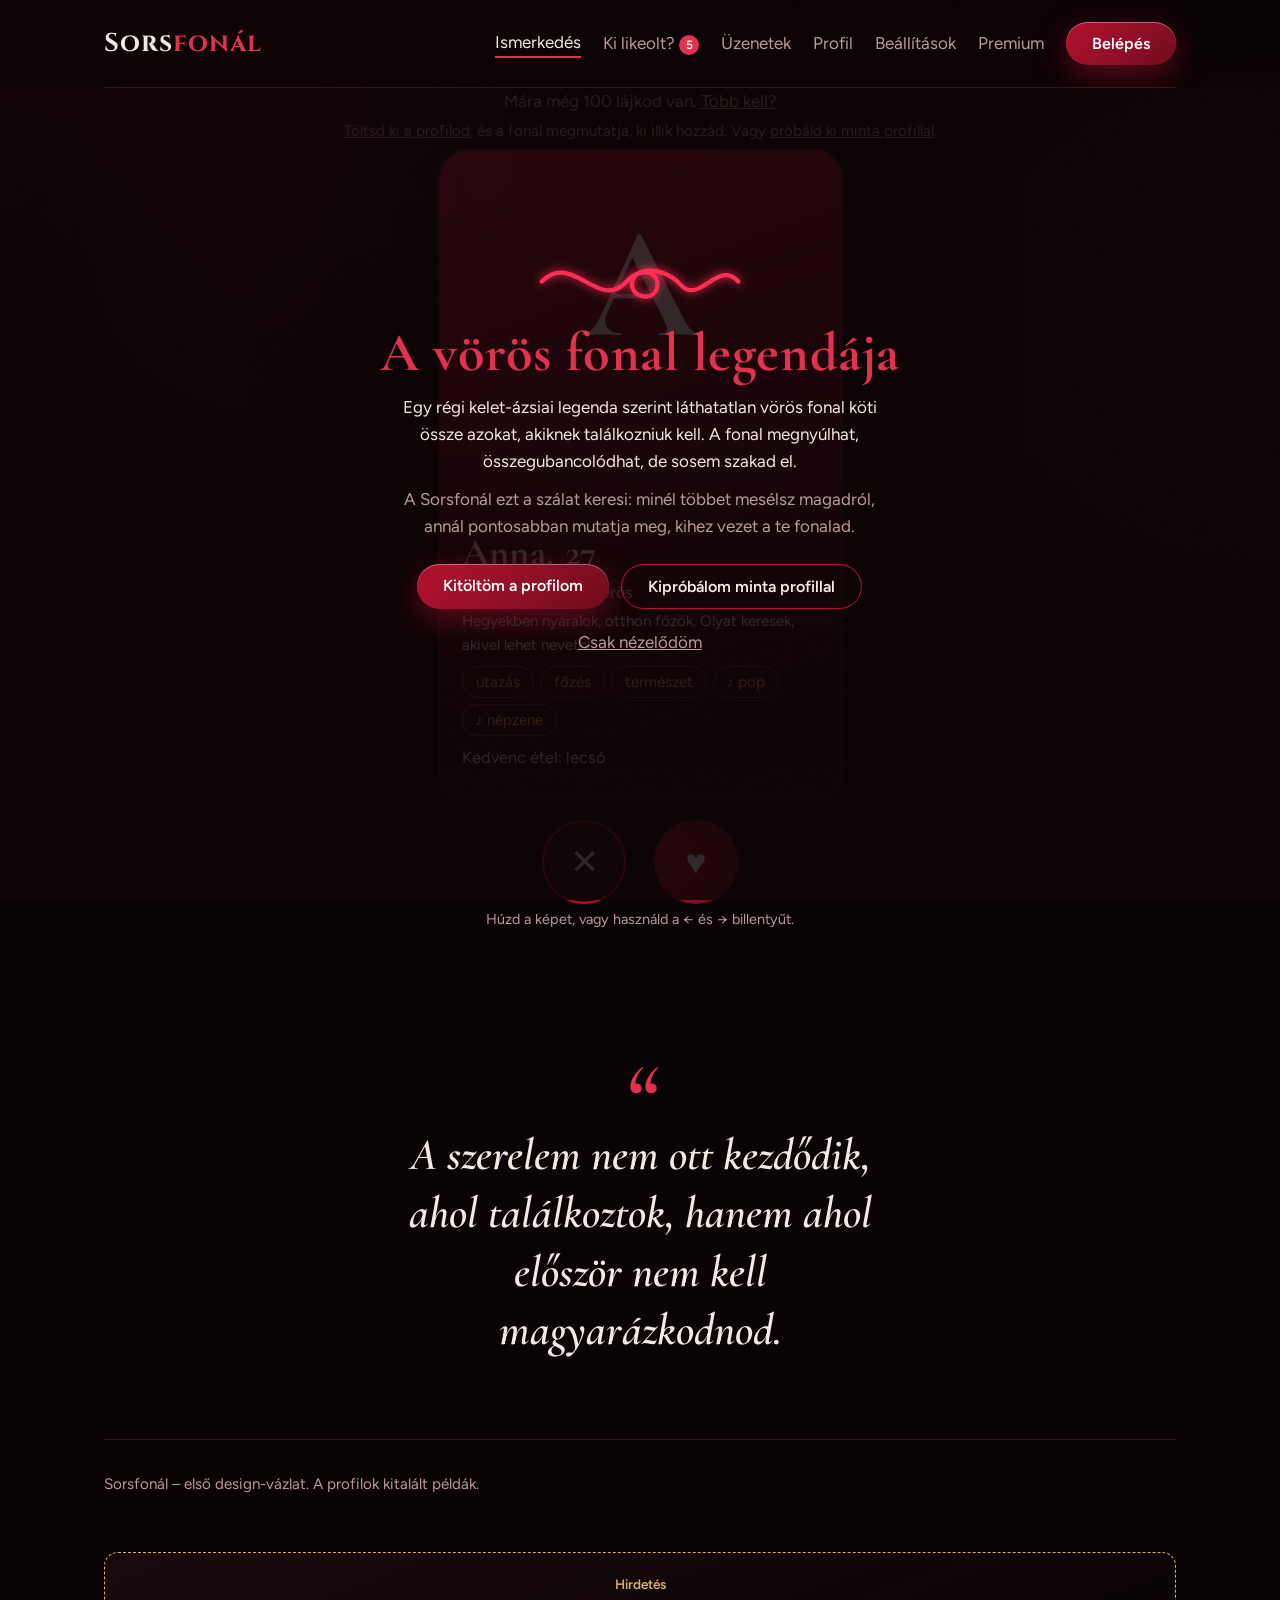
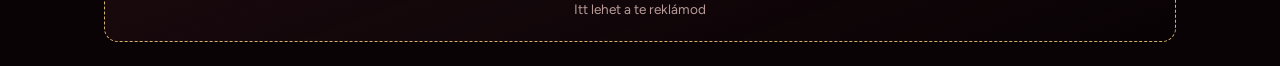
<file: index.html>
<!DOCTYPE html>
<html lang="hu"><head><meta charset="utf-8"><meta name="viewport" content="width=device-width, initial-scale=1">
<title>Sorsfonál – a vörös fonal már kötődik hozzád</title>
<link href="https://fonts.googleapis.com/css2?family=Cinzel:wght@600;800&family=Cormorant+Garamond:ital,wght@0,600;0,700;1,600&family=Figtree:wght@400;600&display=swap" rel="stylesheet">
<link rel="stylesheet" href="style.css"><script src="script.js"></script></head>
<body><div class="wrap">
<header><a class="logo" href="index.html">Sors<i>fonál</i></a><nav></nav></header>
<main class="main1">
<p class="muted" id="left" style="margin:0"></p>
<p class="muted hint" id="hint" hidden><a href="profil.html">Töltsd ki a profilod</a>, és a fonal megmutatja, ki illik hozzád. Vagy <button class="linkish" id="minta1">próbáld ki minta profillal</button>.</p>
<div class="deck" id="deck"></div>
<div class="vote"><button class="big" id="no" data-fx="1" aria-label="Nem">✕</button><button class="big yes" id="yes" data-fx="1" aria-label="Igen">♥</button></div>
<p class="sub muted" style="font-size:.9rem;margin:0">Húzd a képet, vagy használd a ← és → billentyűt.</p>
<p class="sub msg" id="note" role="status"></p>
</main>
<div class="lovequote">A szerelem nem ott kezdődik, ahol találkoztok, hanem ahol először nem kell magyarázkodnod.</div>
<footer>Sorsfonál – első design-vázlat. A profilok kitalált példák.</footer>
</div>
<script>
const el=id=>document.getElementById(id);
const S=SET(),me=sajat(),mine=(me.hobbik||[]).concat(me.zene||[]);
const show=S.show||({'Nőket':'f','Férfiakat':'m'}[me.kit])||'all';   // ha a beállításokban nincs szűrő, a profilod „Kit szeretnél megismerni?” mezője dönt
const vanFonal=fonal(PEOPLE[0],me).pct!=null;
const deck=PEOPLE.filter(p=>p.kor>=(S.min||18)&&p.kor<=(S.max||99)&&p.km<=(S.km||100)&&(show==='all'||p.nem===show)&&!liked().includes(p.nev)&&!passed().includes(p.nev))
 .map(p=>({p,f:fonal(p,me)}));
if(vanFonal)deck.sort((a,b)=>b.f.pct-a.f.pct);   // a fonal a legerősebb szálakat hozza előre
/* a nap fonala: a legerősebb szál, amiről még nem döntöttél; egy napig ugyanaz marad */
function napiFonal(){const d=load('sf_napi',{});if(d.day===today())return d.nev;
 const best=vanFonal&&deck[0];if(best)save('sf_napi',{day:today(),nev:best.p.nev});return best?best.p.nev:null}
const napi=napiFonal(),nk=deck.findIndex(d=>d.p.nev===napi);if(nk>0)deck.unshift(deck.splice(nk,1)[0]);
let i=0;
function left(){el('left').innerHTML=prem()?'Korlátlan lájk <span class="badge">Prémium</span>':'Mára még '+(cap()-used())+' lájkod van. <a href="premium.html">Több kell?</a>'}
function cardHtml(d){
 const p=d.p,f=d.f,common=p.hobbik.concat(p.zene).filter(x=>mine.includes(x));
 const tag=(x,t)=>'<span'+(mine.includes(x)?' class="k"':'')+'>'+t+'</span>';
 const tobb=f.sz.filter(x=>!common.includes(x.replace('♪ ','')));   // a címkéken túli közös szálak
 const also=f.tilt.length?'<div class="row2 gond">⚠ Kizáró okod: '+f.tilt.join(', ')+'</div>'
  :f.gond.length?'<div class="row2 gond">⚠ '+f.gond.join(' · ')+'</div>'
  :tobb.length?'<div class="row2 szalak">Közös szál: '+tobb.slice(0,3).join(' · ')+'</div>'
  :'<div class="row2" style="margin-top:8px">Kedvenc étel: '+p.kedvenc_etel+'</div>';
 return '<div class="stamp y">IGEN</div><div class="stamp n">NEM</div>'+(p.nev===napi?'<div class="fate">✦ A nap fonala</div>':'')+'<div class="pic" style="background:linear-gradient(160deg,'+p.szin+',#0D0406)">'+p.nev[0]+'</div><div class="info"><h2>'+p.nev+', '+p.kor+'</h2><div class="row2">'+p.foglalkozas+' · '+(S.hideDist?'':p.km+' km · ')+(f.pct!=null?fonalJel(f):common.length?common.length+' közös érdeklődés':'új ismerős')+'</div><p style="font-size:.95rem">'+p.bio+'</p><div class="tags" style="margin-top:8px">'+p.hobbik.map(x=>tag(x,x)).join('')+p.zene.map(x=>tag(x,'♪ '+x)).join('')+'</div>'+also+'</div>';
}
function render(){
 left();const d=el('deck');d.innerHTML='';
 if(i>=deck.length){d.innerHTML='<div class="empty"><div><h2>Mára elfogytak a profilok</h2><p class="muted">Szélesítsd a szűrőket a <a href="beallitasok.html">beállításokban</a>, vagy nézz vissza később.</p></div></div>';el('yes').disabled=el('no').disabled=true;return}
 if(deck[i+1]){const b=document.createElement('div');b.className='sw back';b.innerHTML=cardHtml(deck[i+1]);d.appendChild(b)}
 const c=document.createElement('div');c.className='sw';c.innerHTML=cardHtml(deck[i]);d.appendChild(c);drag(c);
}
function decide(yes){
 const c=document.querySelector('.sw:not(.back)');if(!c||document.querySelector('.overlay'))return;
 el('note').textContent='';
 if(yes&&used()>=cap()){el('note').innerHTML='Elfogyott a mai lájkod. A Prémiummal korlátlan lájkod lesz. <a href="premium.html">Megnézem</a>';c.style.transform='';return}
 const p=deck[i].p,r=c.getBoundingClientRect();
 yes?addLike(p):addPass(p);
 sfx(yes?'yes':'no');burst(r.left+r.width/2,r.top+r.height/2,yes?'yes':'no');
 c.style.transform='translateX('+(yes?'140%':'-140%')+') rotate('+(yes?18:-18)+'deg)';c.style.opacity=0;
 setTimeout(()=>{i++;render();if(yes&&p.lajkolt)match(p)},300);
}
function drag(c){let x0=null,dx=0;
 const yS=c.querySelector('.y'),nS=c.querySelector('.n');
 c.onpointerdown=e=>{x0=e.clientX;c.setPointerCapture(e.pointerId);c.style.transition='none'};
 c.onpointermove=e=>{if(x0===null)return;dx=e.clientX-x0;c.style.transform='translateX('+dx+'px) rotate('+dx/20+'deg)';yS.style.opacity=Math.max(0,dx/120);nS.style.opacity=Math.max(0,-dx/120)};
 c.onpointerup=()=>{if(x0===null)return;x0=null;c.style.transition='';if(Math.abs(dx)>110){decide(dx>0)}else{c.style.transform='';yS.style.opacity=nS.style.opacity=0}dx=0};
}
el('yes').onclick=()=>decide(true);el('no').onclick=()=>decide(false);
document.onkeydown=e=>{if(e.key==='ArrowRight')decide(true);if(e.key==='ArrowLeft')decide(false)};
function minta(){mintaProfil();save('sf_intro',true);location.reload()}
el('hint').hidden=vanFonal;el('minta1').onclick=minta;
/* első látogatás: a vörös fonal legendája */
if(!vanFonal&&!load('sf_intro',false)){
 const o=document.createElement('div');o.className='overlay';o.setAttribute('role','dialog');o.setAttribute('aria-label','A vörös fonal legendája');
 o.innerHTML='<div class="mbox"><svg class="mthread solo" viewBox="0 0 240 90" aria-hidden="true"><path pathLength="1" d="'+SZAL_UT+'"/></svg><h2>A vörös fonal legendája</h2><p>Egy régi kelet-ázsiai legenda szerint láthatatlan vörös fonal köti össze azokat, akiknek találkozniuk kell. A fonal megnyúlhat, összegubancolódhat, de sosem szakad el.</p><p class="muted">A Sorsfonál ezt a szálat keresi: minél többet mesélsz magadról, annál pontosabban mutatja meg, kihez vezet a te fonalad.</p><p class="mbtn"><a class="btn" data-fx="1" href="profil.html">Kitöltöm a profilom</a> <button class="btn ghost" data-fx="1" id="minta2">Kipróbálom minta profillal</button></p><p><button class="linkish" id="skip">Csak nézelődöm</button></p></div>';
 document.body.appendChild(o);save('sf_intro',true);
 el('minta2').onclick=minta;el('skip').onclick=()=>o.remove();
}
render();
</script></body></html>
</file>
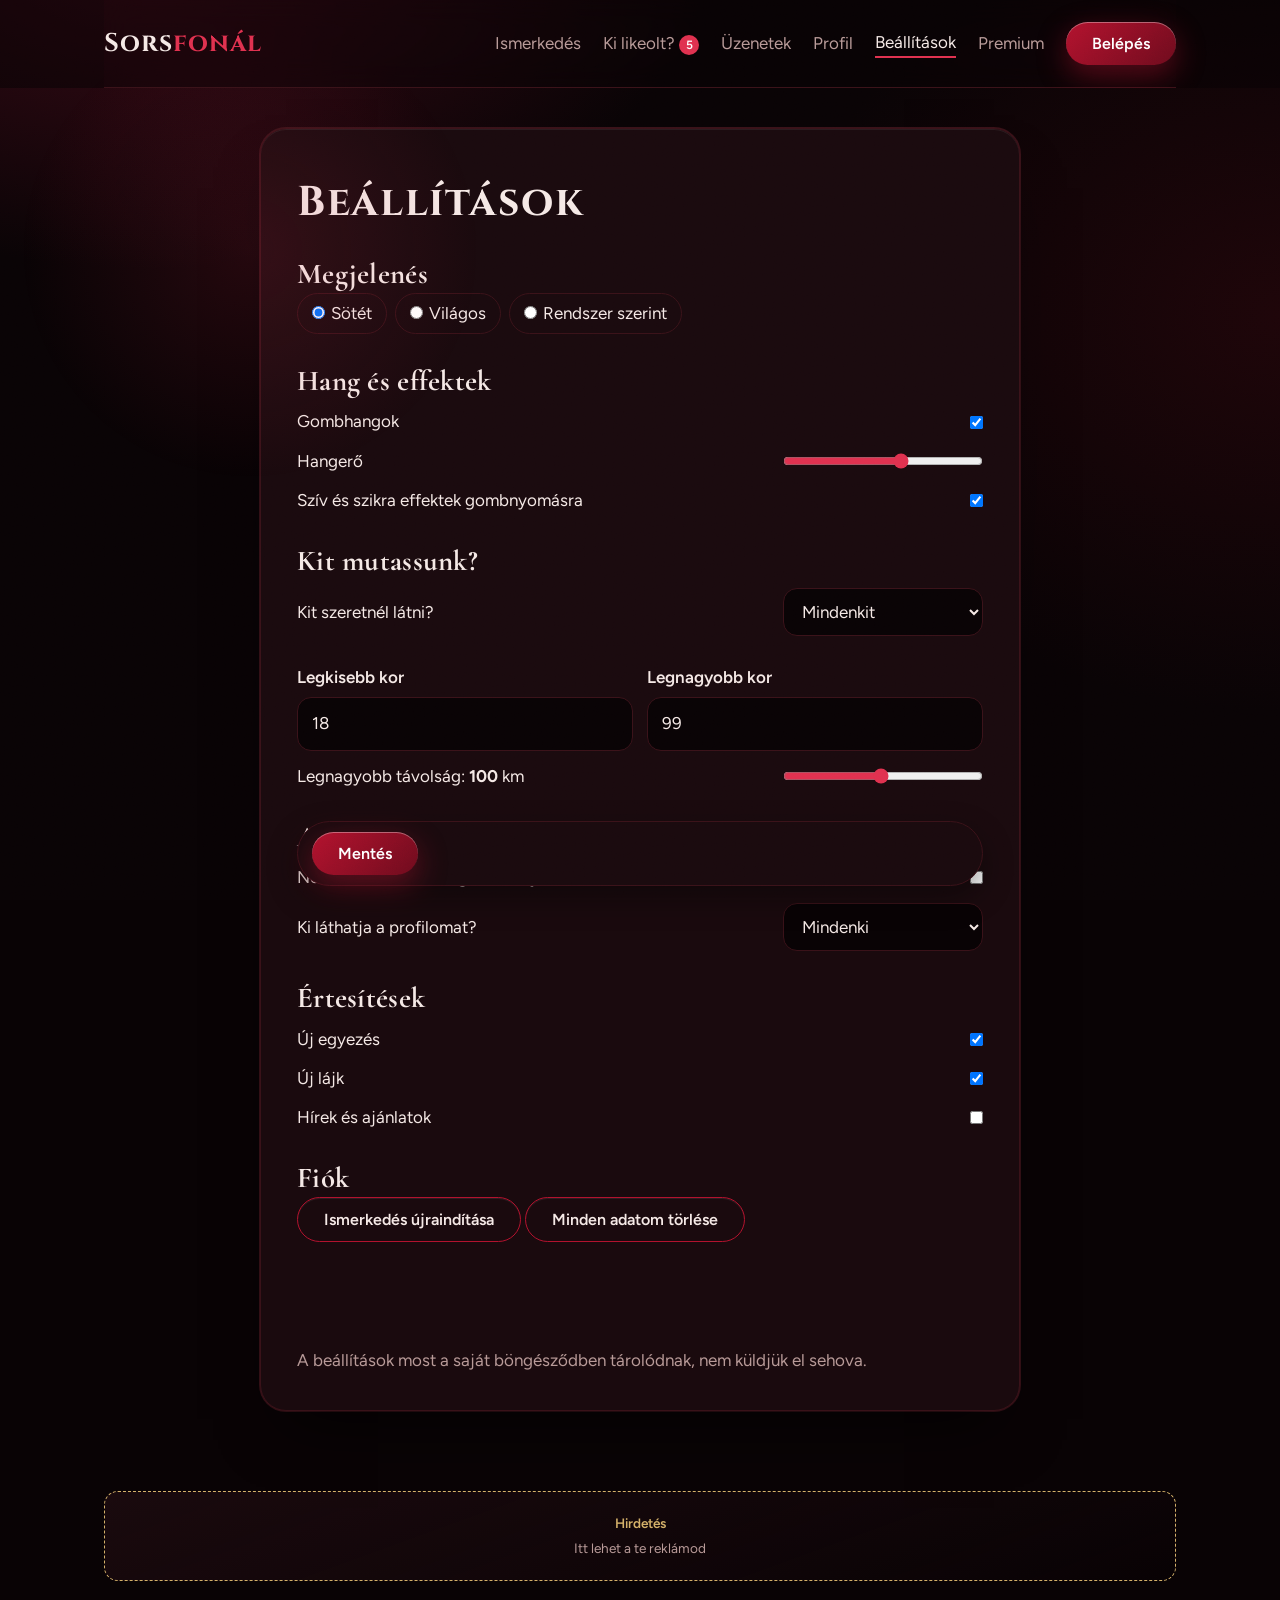
<file: beallitasok.html>
<!DOCTYPE html>
<html lang="hu"><head><meta charset="utf-8"><meta name="viewport" content="width=device-width, initial-scale=1">
<title>Beállítások – Sorsfonál</title>
<link href="https://fonts.googleapis.com/css2?family=Cinzel:wght@600;800&family=Cormorant+Garamond:ital,wght@0,600;0,700;1,600&family=Figtree:wght@400;600&display=swap" rel="stylesheet">
<link rel="stylesheet" href="style.css"><script src="script.js"></script></head>
<body><div class="wrap">
<header><a class="logo" href="index.html">Sors<i>fonál</i></a><nav></nav></header>
<main class="card wide set">
<h1>Beállítások</h1>
<h2 class="sec">Megjelenés</h2>
<div class="checks" id="th"></div>
<h2 class="sec">Hang és effektek</h2>
<label class="switch"><span>Gombhangok</span><input type="checkbox" id="sound"></label>
<div class="row"><span>Hangerő</span><input type="range" id="vol" min="0" max="100"></div>
<label class="switch"><span>Szív és szikra effektek gombnyomásra</span><input type="checkbox" id="fx"></label>
<h2 class="sec">Kit mutassunk?</h2>
<div class="row"><span>Kit szeretnél látni?</span><select id="show" style="width:200px"><option value="all">Mindenkit</option><option value="f">Nőket</option><option value="m">Férfiakat</option></select></div>
<div class="two"><div><label for="min">Legkisebb kor</label><input id="min" type="number" min="18" max="99"></div><div><label for="max">Legnagyobb kor</label><input id="max" type="number" min="18" max="99"></div></div>
<div class="row"><span>Legnagyobb távolság: <b id="kmv"></b> km</span><input type="range" id="km" min="5" max="200" step="5"></div>
<h2 class="sec">Adatvédelem</h2>
<label class="switch"><span>Ne mutassa a távolságot a kártyámon</span><input type="checkbox" id="hide"></label>
<div class="row"><span>Ki láthatja a profilomat?</span><select id="vis" style="width:200px"><option value="all">Mindenki</option><option value="liked">Csak akit lájkoltam</option></select></div>
<h2 class="sec">Értesítések</h2>
<label class="switch"><span>Új egyezés</span><input type="checkbox" id="nm"></label>
<label class="switch"><span>Új lájk</span><input type="checkbox" id="nl"></label>
<label class="switch"><span>Hírek és ajánlatok</span><input type="checkbox" id="nn"></label>
<h2 class="sec">Fiók</h2>
<p><button class="btn ghost" id="reset" data-fx="1">Ismerkedés újraindítása</button> <button class="btn ghost danger" id="wipe" data-fx="1">Minden adatom törlése</button></p>
<div class="savebar"><button class="btn" id="save">Mentés</button><span class="msg" id="msg" role="status" style="margin:0"></span></div>
<p class="muted" style="margin-top:12px">A beállítások most a saját böngésződben tárolódnak, nem küldjük el sehova.</p>
</main></div>
<script>
const el=id=>document.getElementById(id),s=SET();
const TH=[['dark','Sötét'],['light','Világos'],['auto','Rendszer szerint']];
el('th').innerHTML=TH.map(t=>'<label><input type="radio" name="th" value="'+t[0]+'"'+((s.theme||'dark')===t[0]?' checked':'')+'>'+t[1]+'</label>').join('');
document.querySelectorAll('[name=th]').forEach(r=>r.onchange=()=>{s.theme=r.value;save('sf_set',s);applyTheme()});
el('sound').checked=s.sound!==false;el('vol').value=s.vol==null?60:s.vol;el('fx').checked=s.fx!==false;
el('show').value=s.show||'all';el('min').value=s.min||18;el('max').value=s.max||99;el('km').value=s.km||100;el('kmv').textContent=el('km').value;
el('km').oninput=()=>el('kmv').textContent=el('km').value;
el('hide').checked=!!s.hideDist;el('vis').value=s.vis||'all';el('nm').checked=s.nm!==false;el('nl').checked=s.nl!==false;el('nn').checked=!!s.nn;
el('vol').onchange=()=>{s.vol=+el('vol').value;s.sound=true;save('sf_set',s);sfx('yes')};
el('save').onclick=()=>{
 Object.assign(s,{sound:el('sound').checked,vol:+el('vol').value,fx:el('fx').checked,show:el('show').value,min:+el('min').value||18,max:+el('max').value||99,km:+el('km').value,hideDist:el('hide').checked,vis:el('vis').value,nm:el('nm').checked,nl:el('nl').checked,nn:el('nn').checked});
 save('sf_set',s);el('msg').textContent='Mentve.';
};
el('reset').onclick=()=>{save('sf_liked',[]);save('sf_passed',[]);['sf_chat','sf_seen','sf_napi'].forEach(k=>localStorage.removeItem(k));el('msg').textContent='Újraindítva: újra látod az összes profilt.'};
el('wipe').onclick=()=>{if(confirm('Biztosan törlöd az összes mentett adatodat?')){Object.keys(localStorage).filter(k=>k.startsWith('sf_')).forEach(k=>localStorage.removeItem(k));applyTheme();el('msg').textContent='Minden adat törölve.'}};
</script></body></html>
</file>
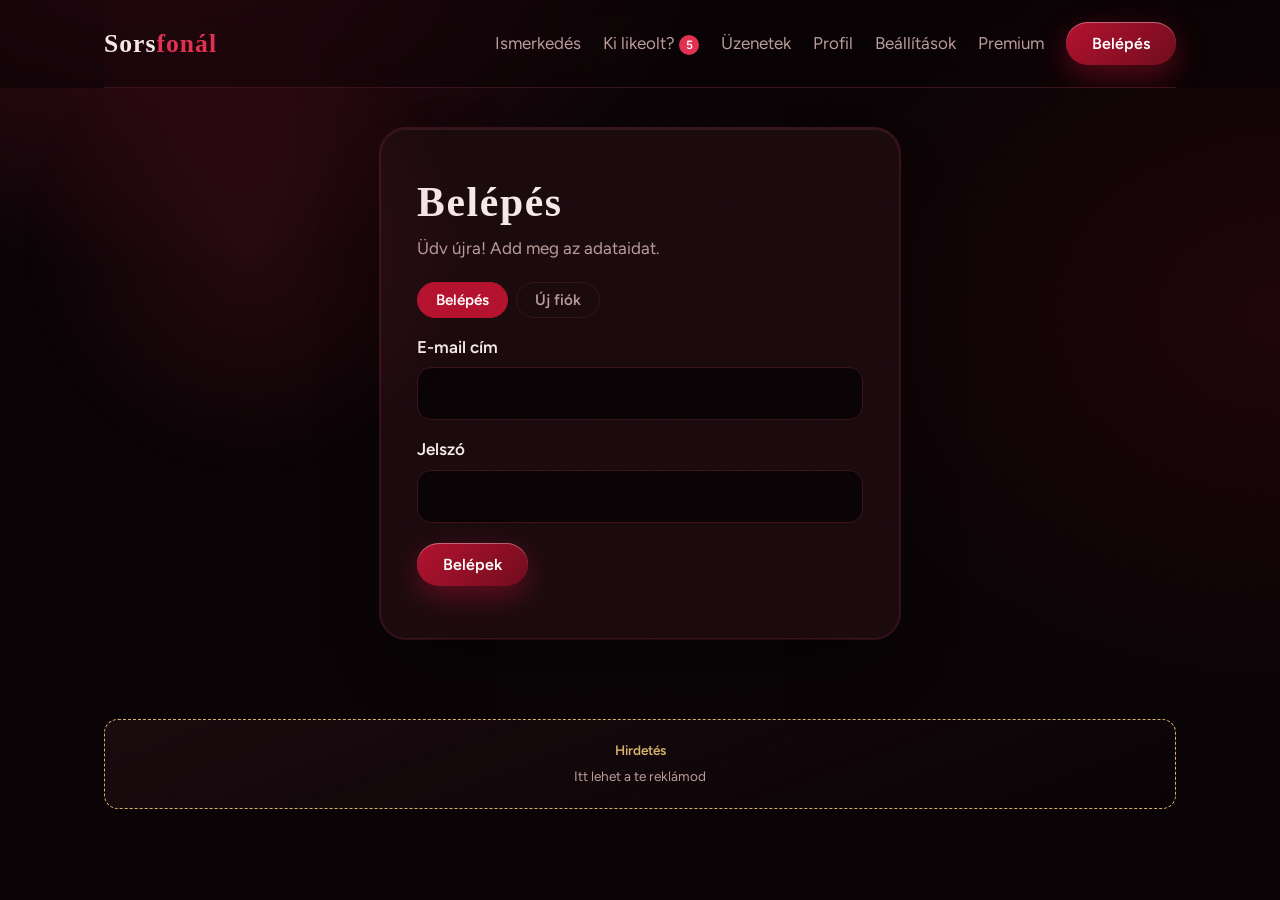
<file: belepes (1).html>
<!DOCTYPE html>
<html lang="hu"><head><meta charset="utf-8"><meta name="viewport" content="width=device-width, initial-scale=1">
<title>Belépés – Sorsfonál</title>
<link href="https://fonts.googleapis.com/css2?family=Cormorant+Garamond:ital,wght@0,700;1,600&family=Figtree:wght@400;600&display=swap" rel="stylesheet">
<link rel="stylesheet" href="style.css"><script src="script.js"></script></head>
<body><div class="wrap">
<header><a class="logo" href="index.html">Sors<i>fonál</i></a><nav><a href="felfedezes.html">Felfedezés</a><a href="profil.html">Profil</a><a href="premium.html">Premium</a><a class="btn" href="belepes.html">Belépés</a></nav></header>
<main class="card">
<h1 id="title">Belépés</h1>
<p class="muted" id="sub">Üdv újra! Add meg az adataidat.</p>
<div class="tabs"><button class="chip" id="t1" aria-pressed="true">Belépés</button><button class="chip" id="t2" aria-pressed="false">Új fiók</button></div>
<div id="nameRow" hidden><label for="nev">Becenév</label><input id="nev" autocomplete="nickname"></div>
<label for="email">E-mail cím</label><input id="email" type="email" autocomplete="email">
<label for="jelszo">Jelszó</label><input id="jelszo" type="password" autocomplete="current-password">
<p style="margin-top:20px"><button class="btn" id="go">Belépek</button></p>
<p class="msg" id="msg" role="status"></p>
</main></div>
<script>
let reg=false;
function mode(r){reg=r;
 document.getElementById('nameRow').hidden=!r;
 document.getElementById('title').textContent=r?'Új fiók':'Belépés';
 document.getElementById('go').textContent=r?'Fiókot hozok létre':'Belépek';
 document.getElementById('t1').setAttribute('aria-pressed',!r);
 document.getElementById('t2').setAttribute('aria-pressed',r);}
t1.onclick=()=>mode(false);t2.onclick=()=>mode(true);
go.onclick=()=>{const ok=email.value.includes('@')&&jelszo.value.length>=6;
 msg.textContent=ok?'Ez még csak egy minta, nem mentettünk el semmit. Menj tovább: ':'Adj meg érvényes e-mail címet és legalább 6 karakteres jelszót.';
 if(ok){const a=document.createElement('a');a.href='profil.html';a.textContent='Állítsd be a profilod';msg.appendChild(a);}};
</script></body></html>
</file>
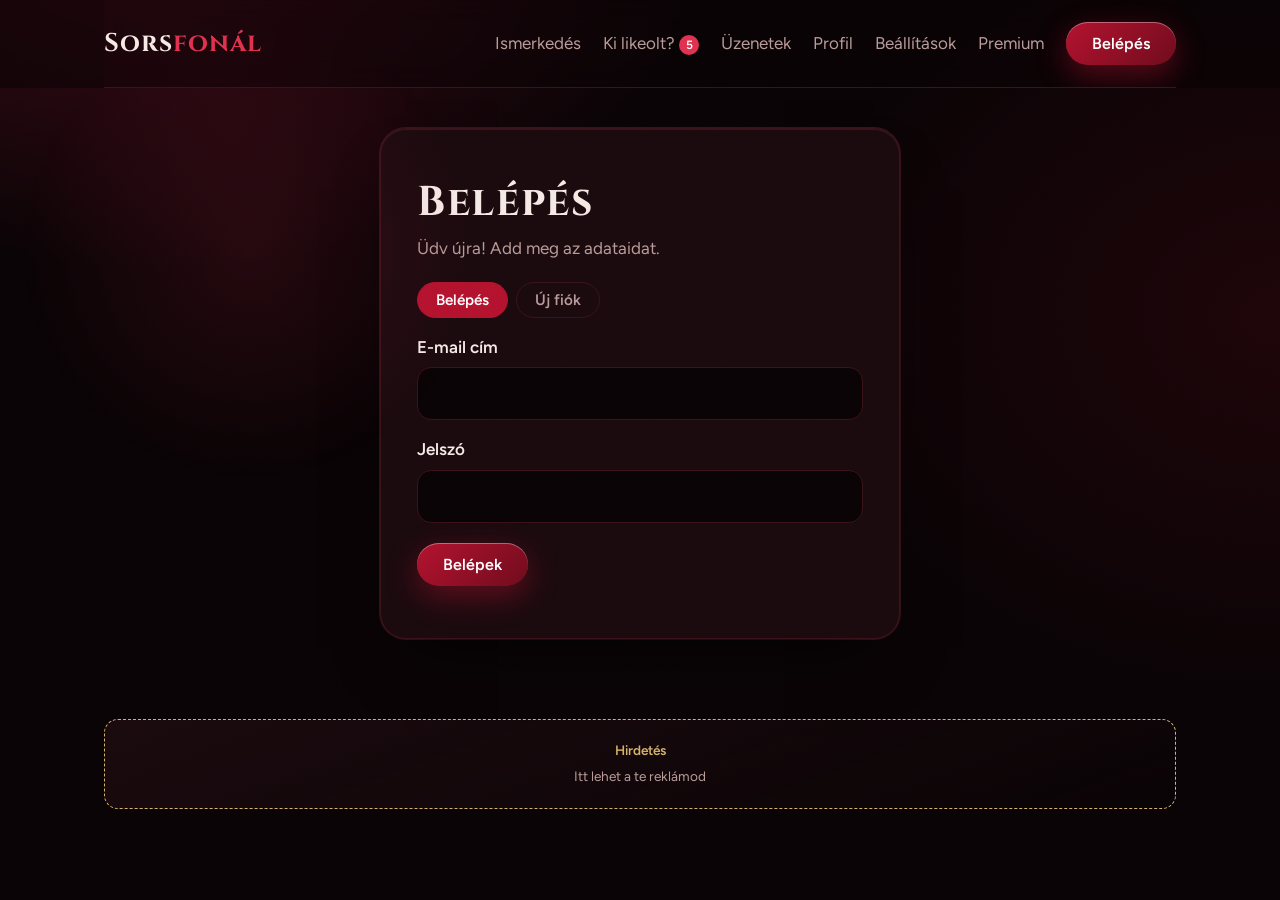
<file: belepes.html>
<!DOCTYPE html>
<html lang="hu"><head><meta charset="utf-8"><meta name="viewport" content="width=device-width, initial-scale=1">
<title>Belépés – Sorsfonál</title>
<link href="https://fonts.googleapis.com/css2?family=Cinzel:wght@600;800&family=Cormorant+Garamond:ital,wght@0,600;0,700;1,600&family=Figtree:wght@400;600&display=swap" rel="stylesheet">
<link rel="stylesheet" href="style.css"><script src="script.js"></script></head>
<body><div class="wrap">
<header><a class="logo" href="index.html">Sors<i>fonál</i></a><nav><a href="index.html#ismerkedes">Ismerkedés</a><a href="profil.html">Profil</a><a href="premium.html">Premium</a><a class="btn" href="belepes.html">Belépés</a></nav></header>
<main class="card">
<h1 id="title">Belépés</h1>
<p class="muted" id="sub">Üdv újra! Add meg az adataidat.</p>
<div class="tabs"><button class="chip" id="t1" aria-pressed="true">Belépés</button><button class="chip" id="t2" aria-pressed="false">Új fiók</button></div>
<div id="nameRow" hidden><label for="nev">Becenév</label><input id="nev" autocomplete="nickname"></div>
<label for="email">E-mail cím</label><input id="email" type="email" autocomplete="email">
<label for="jelszo">Jelszó</label><input id="jelszo" type="password" autocomplete="current-password">
<p style="margin-top:20px"><button class="btn" id="go">Belépek</button></p>
<p class="msg" id="msg" role="status"></p>
</main></div>
<script>
let reg=false;
function mode(r){reg=r;
 document.getElementById('nameRow').hidden=!r;
 document.getElementById('title').textContent=r?'Új fiók':'Belépés';
 document.getElementById('go').textContent=r?'Fiókot hozok létre':'Belépek';
 document.getElementById('t1').setAttribute('aria-pressed',!r);
 document.getElementById('t2').setAttribute('aria-pressed',r);}
t1.onclick=()=>mode(false);t2.onclick=()=>mode(true);
go.onclick=()=>{const ok=email.value.includes('@')&&jelszo.value.length>=6;
 msg.textContent=ok?'Ez még csak egy minta, nem mentettünk el semmit. Menj tovább: ':'Adj meg érvényes e-mail címet és legalább 6 karakteres jelszót.';
 if(ok){const a=document.createElement('a');a.href='profil.html';a.textContent='Állítsd be a profilod';msg.appendChild(a);}};
</script></body></html>
</file>
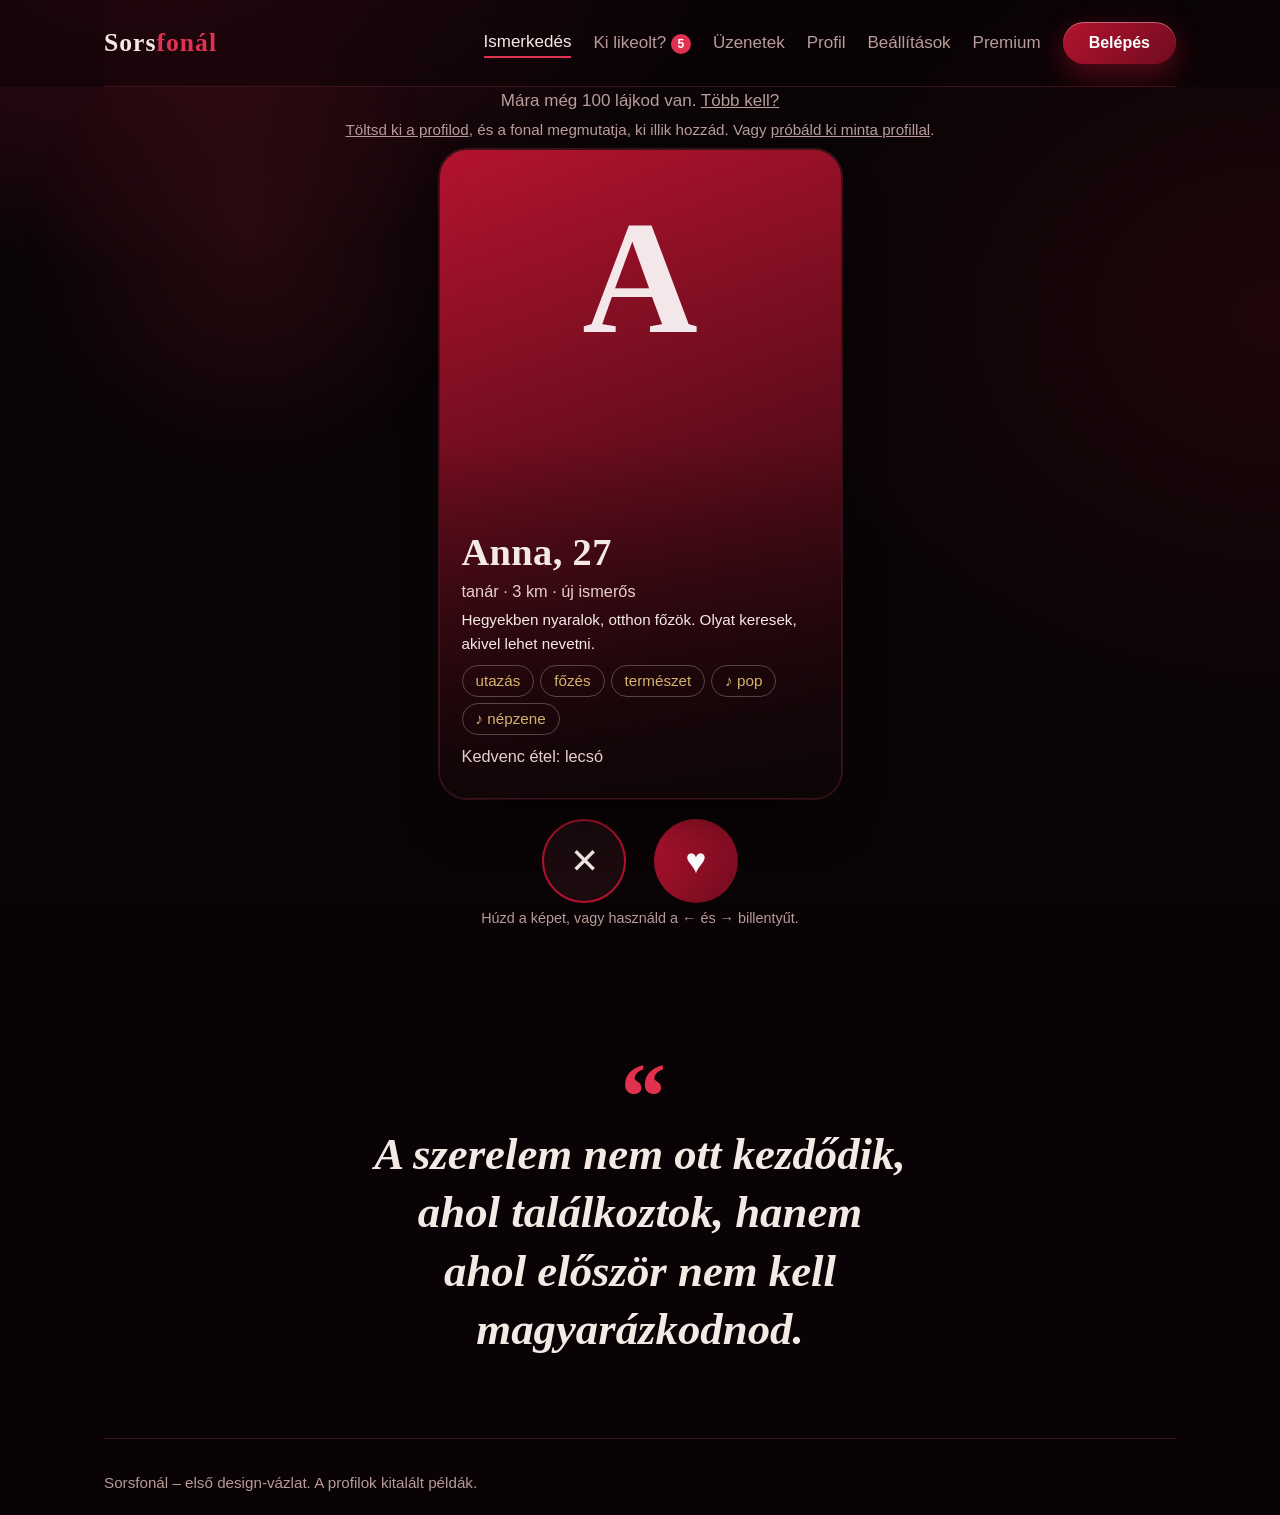
<file: felfedezes.html>
<!DOCTYPE html><html lang="hu"><head><meta charset="utf-8"><meta http-equiv="refresh" content="0;url=index.html#ismerkedes"><title>Sorsfonál</title></head><body><a href="index.html#ismerkedes">Tovább az ismerkedéshez</a></body></html>
</file>
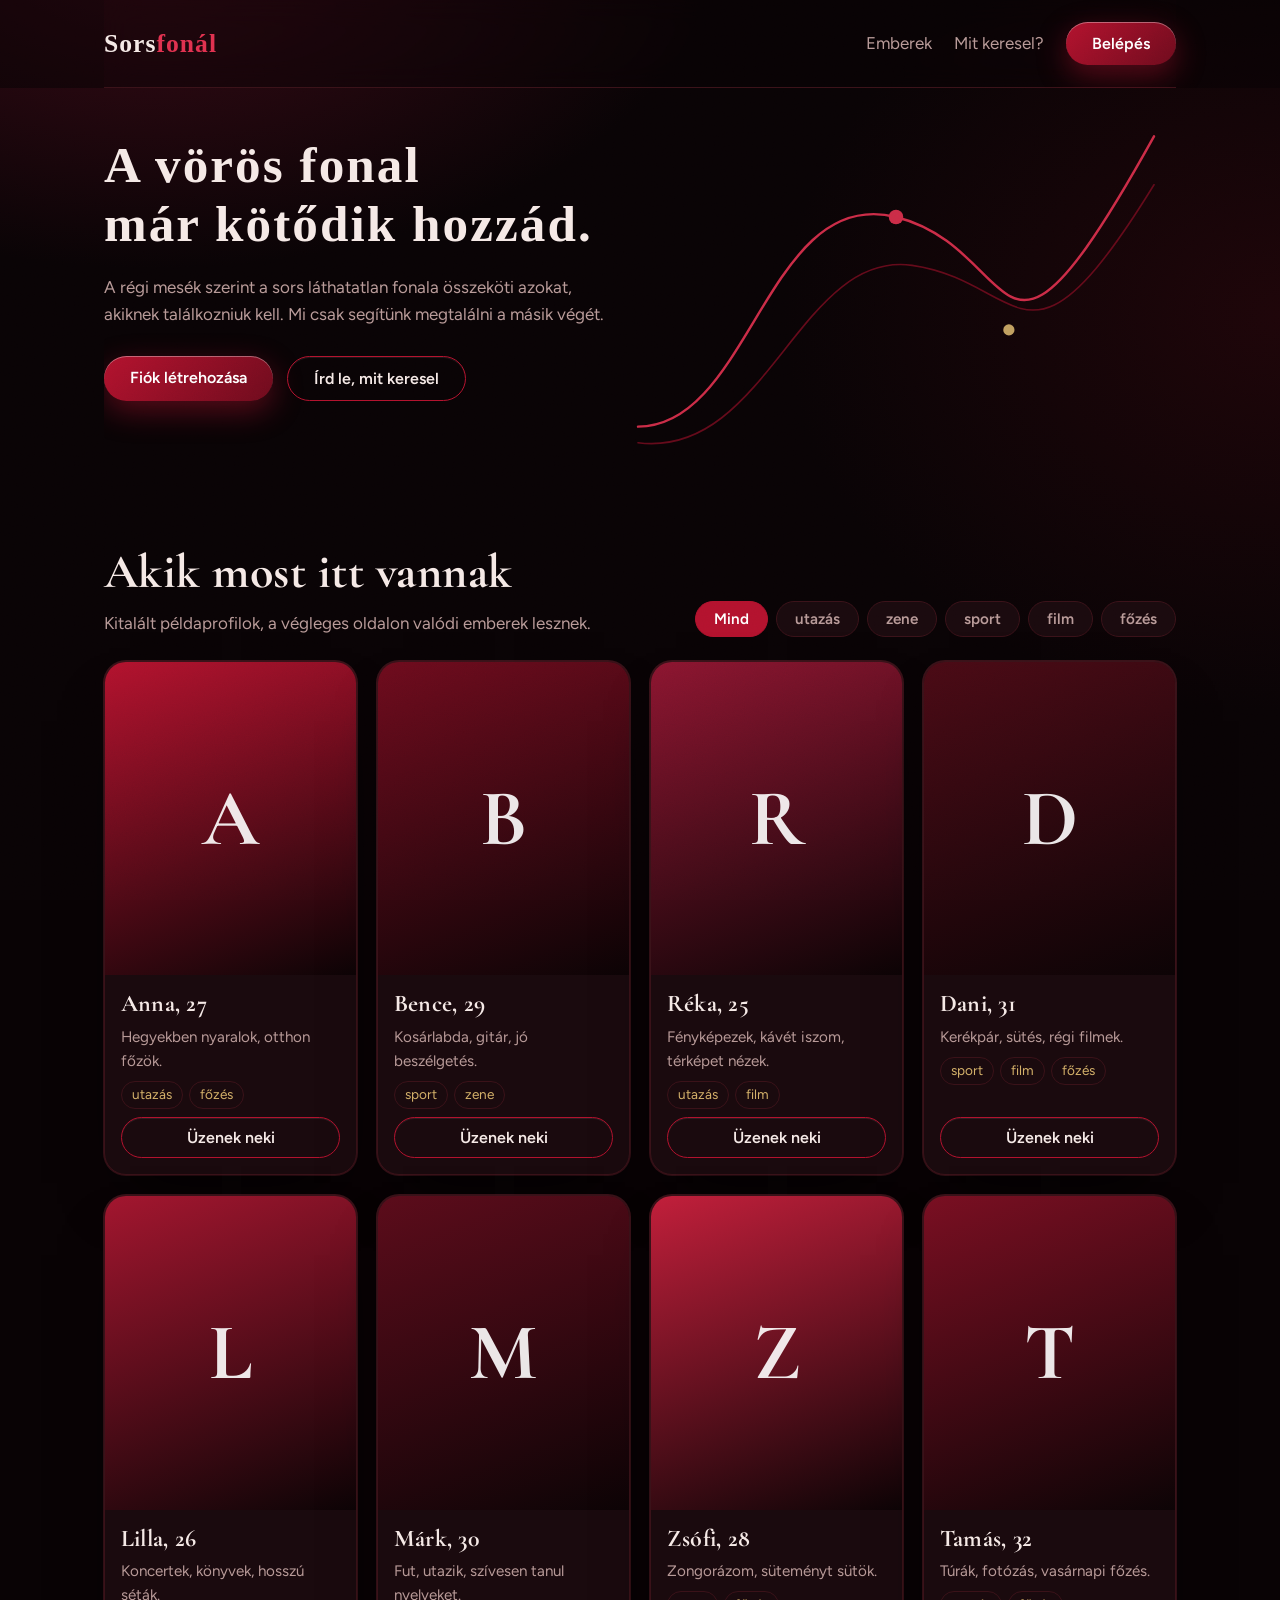
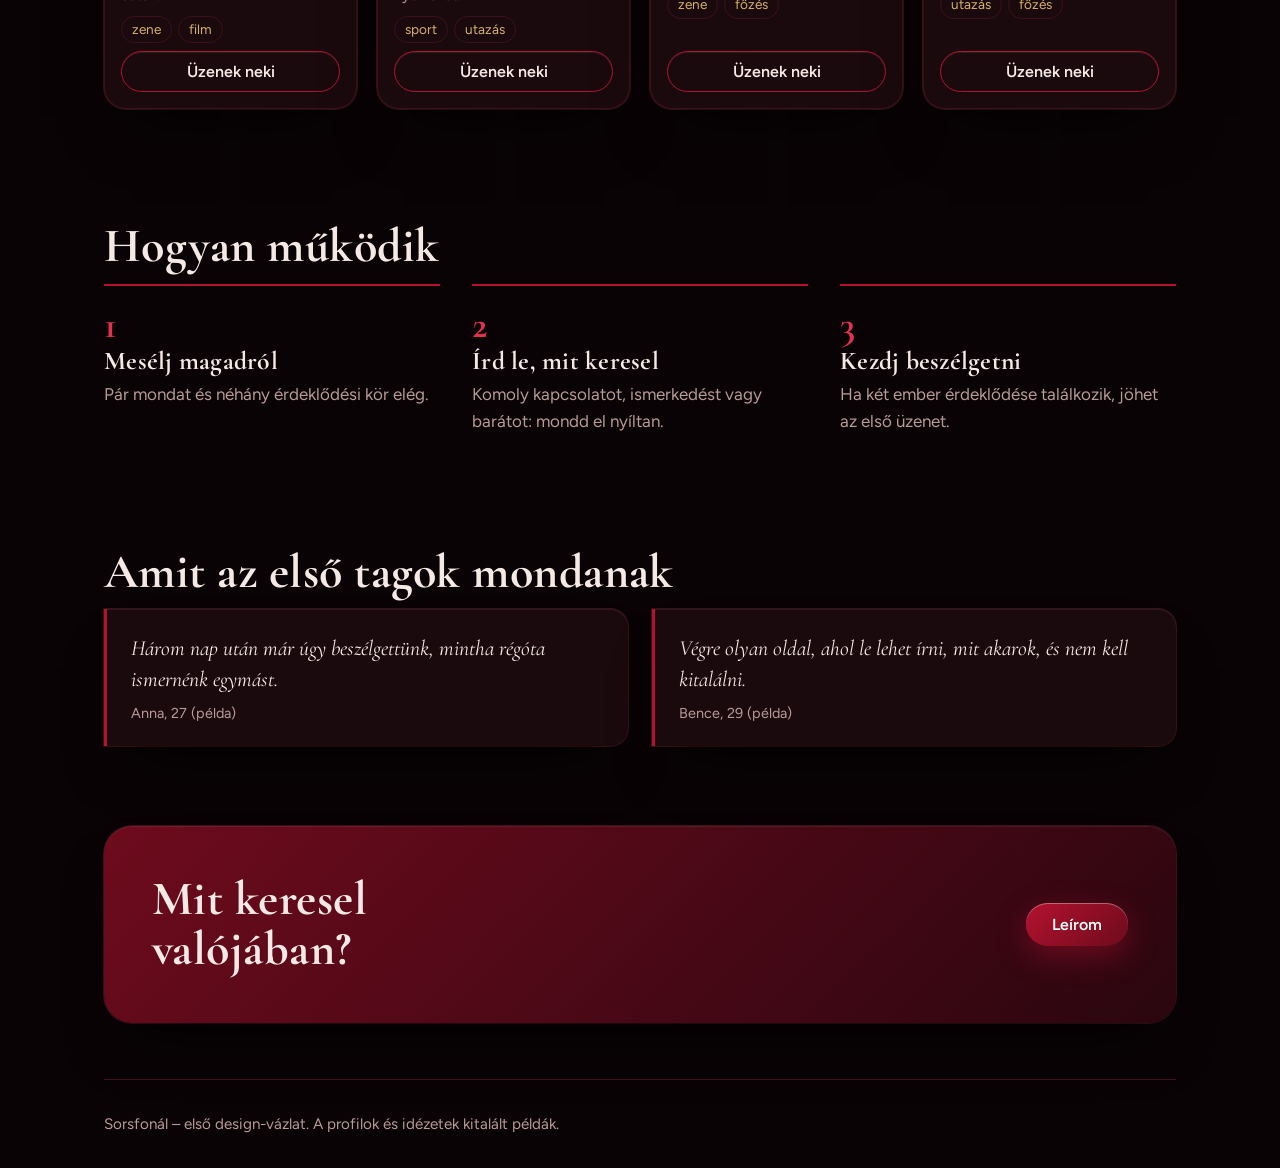
<file: index (1).html>
<!DOCTYPE html>
<html lang="hu"><head><meta charset="utf-8"><meta name="viewport" content="width=device-width, initial-scale=1">
<title>Sorsfonál – a vörös fonal már kötődik hozzád</title>
<link href="https://fonts.googleapis.com/css2?family=Cormorant+Garamond:ital,wght@0,700;1,600&family=Figtree:wght@400;600&display=swap" rel="stylesheet">
<link rel="stylesheet" href="style.css"></head>
<body><div class="wrap">
<header><a class="logo" href="index.html">Sors<i>fonál</i></a>
<nav><a class="hide" href="#emberek">Emberek</a><a class="hide" href="keresek.html">Mit keresel?</a><a class="btn" href="belepes.html">Belépés</a></nav></header>

<div class="hero">
<svg class="thread" viewBox="0 0 600 500" fill="none" aria-hidden="true"><path d="M-20 420C120 420 140 120 300 160S420 420 620 60" stroke="#E0314F" stroke-width="3" stroke-linecap="round"/><path d="M-20 440C140 460 180 200 320 220S460 380 620 120" stroke="#6E0B1D" stroke-width="2" stroke-linecap="round"/><circle cx="300" cy="160" r="9" fill="#E0314F"/><circle cx="440" cy="300" r="7" fill="#D4B16A"/></svg>
<h1>A vörös fonal<br>már kötődik hozzád.</h1>
<p class="muted">A régi mesék szerint a sors láthatatlan fonala összeköti azokat, akiknek találkozniuk kell. Mi csak segítünk megtalálni a másik végét.</p>
<div class="row"><a class="btn" href="belepes.html">Fiók létrehozása</a><a class="btn ghost" href="keresek.html">Írd le, mit keresel</a></div>
</div>

<section id="emberek">
<div class="people-head"><div><h2>Akik most itt vannak</h2><p class="muted">Kitalált példaprofilok, a végleges oldalon valódi emberek lesznek.</p></div>
<div class="chips" id="chips"></div></div>
<div class="grid" id="grid"></div>
</section>

<section><h2>Hogyan működik</h2><div class="steps">
<div><h3>Mesélj magadról</h3><p class="muted">Pár mondat és néhány érdeklődési kör elég.</p></div>
<div><h3>Írd le, mit keresel</h3><p class="muted">Komoly kapcsolatot, ismerkedést vagy barátot: mondd el nyíltan.</p></div>
<div><h3>Kezdj beszélgetni</h3><p class="muted">Ha két ember érdeklődése találkozik, jöhet az első üzenet.</p></div></div></section>

<section><h2>Amit az első tagok mondanak</h2><div class="quotes">
<blockquote>Három nap után már úgy beszélgettünk, mintha régóta ismernénk egymást.<small>Anna, 27 (példa)</small></blockquote>
<blockquote>Végre olyan oldal, ahol le lehet írni, mit akarok, és nem kell kitalálni.<small>Bence, 29 (példa)</small></blockquote></div></section>

<div class="cta"><h2>Mit keresel valójában?</h2><a class="btn" href="keresek.html">Leírom</a></div>
<footer>Sorsfonál – első design-vázlat. A profilok és idézetek kitalált példák.</footer>
</div>
<script>
const P=[
['Anna',27,'Hegyekben nyaralok, otthon főzök.',['utazás','főzés'],'#B3122E'],
['Bence',29,'Kosárlabda, gitár, jó beszélgetés.',['sport','zene'],'#6E0B1D'],
['Réka',25,'Fényképezek, kávét iszom, térképet nézek.',['utazás','film'],'#8C1530'],
['Dani',31,'Kerékpár, sütés, régi filmek.',['sport','film','főzés'],'#4A0A15'],
['Lilla',26,'Koncertek, könyvek, hosszú séták.',['zene','film'],'#A3162F'],
['Márk',30,'Fut, utazik, szívesen tanul nyelveket.',['sport','utazás'],'#5C0C1B'],
['Zsófi',28,'Zongorázom, süteményt sütök.',['zene','főzés'],'#C21F3B'],
['Tamás',32,'Túrák, fotózás, vasárnapi főzés.',['utazás','főzés'],'#7A0F22']];
const T=['Mind','utazás','zene','sport','film','főzés'];let cur='Mind';
const chips=document.getElementById('chips'),grid=document.getElementById('grid');
function draw(){
 chips.innerHTML=T.map(t=>`<button class="chip" aria-pressed="${t===cur}" data-t="${t}">${t}</button>`).join('');
 grid.innerHTML=P.filter(p=>cur==='Mind'||p[3].includes(cur)).map(p=>`<article class="person"><div class="pic" style="background:linear-gradient(160deg,${p[4]},#0D0406)">${p[0][0]}</div><div class="in"><h3>${p[0]}, ${p[1]}</h3><p>${p[2]}</p><div class="tags">${p[3].map(x=>`<span>${x}</span>`).join('')}</div><a class="btn ghost" href="belepes.html">Üzenek neki</a></div></article>`).join('');
 chips.querySelectorAll('button').forEach(b=>b.onclick=()=>{cur=b.dataset.t;draw()});
}
draw();
</script></body></html>
</file>
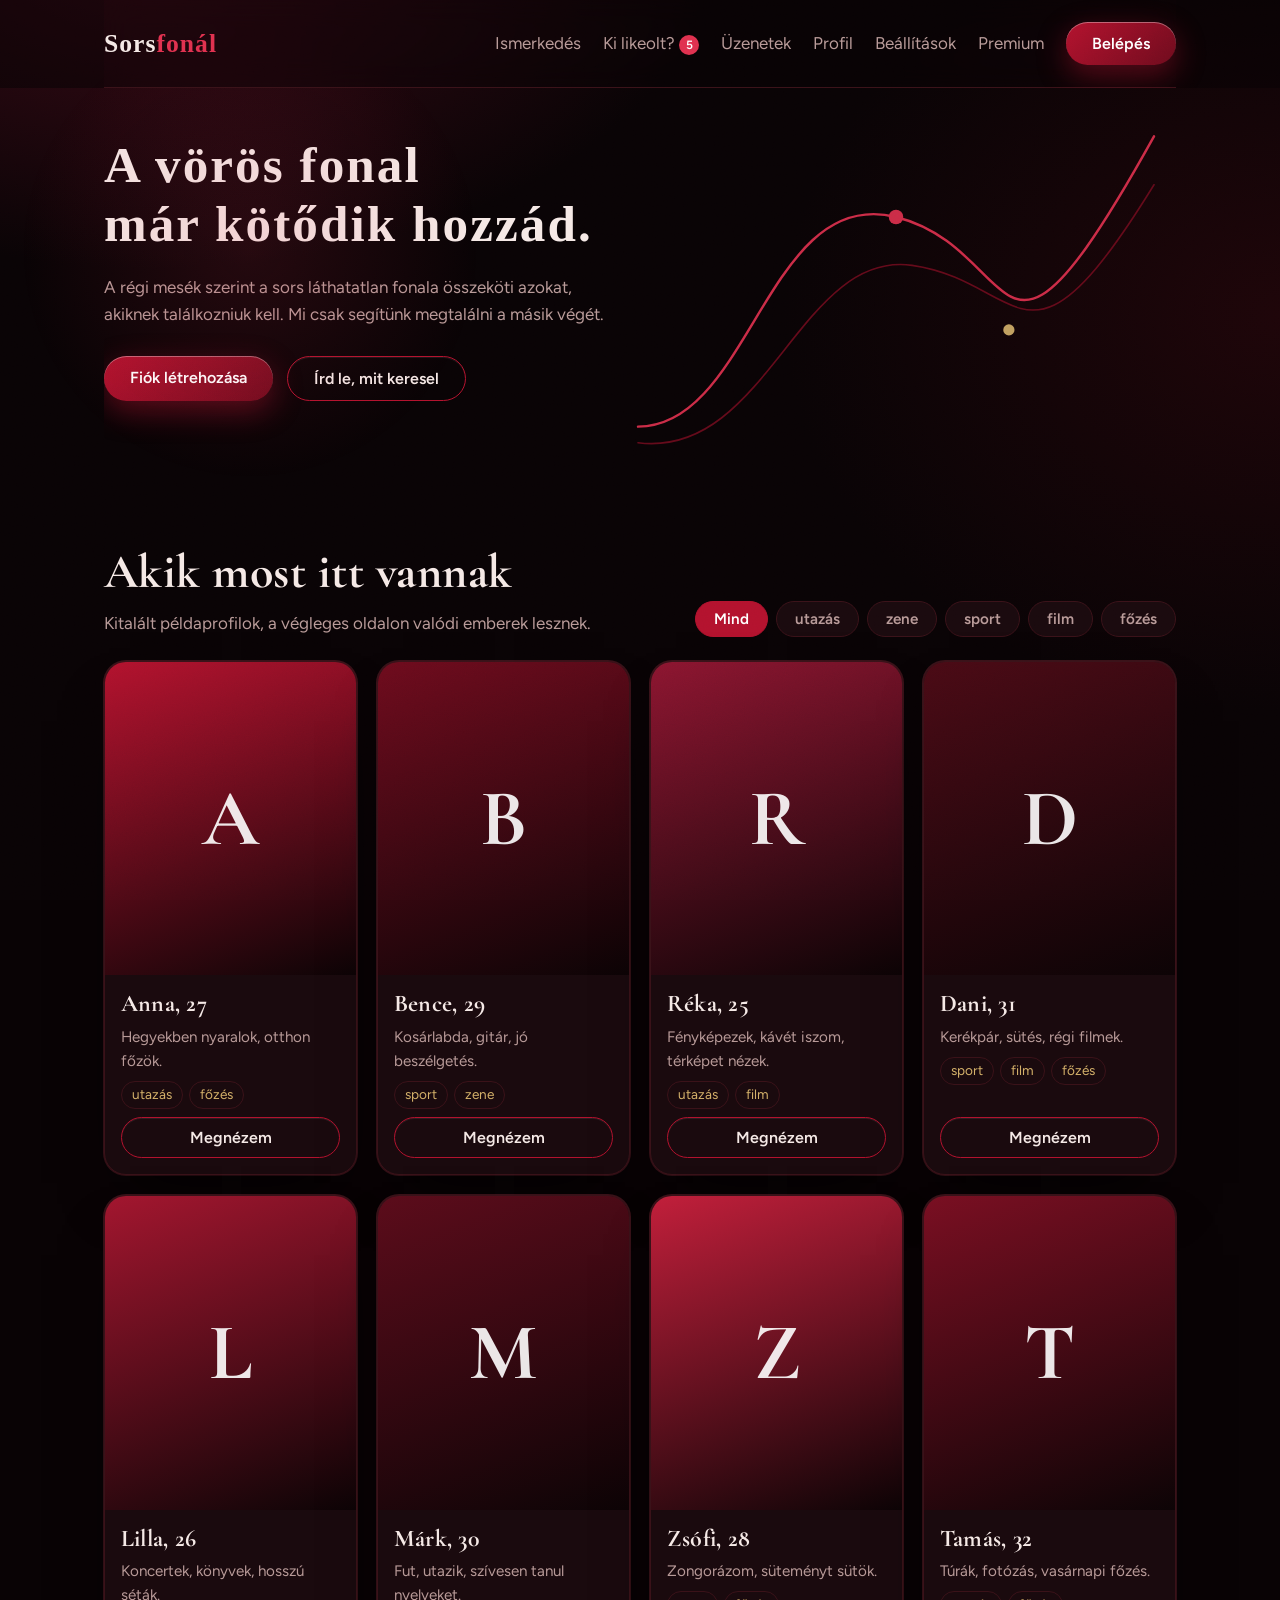
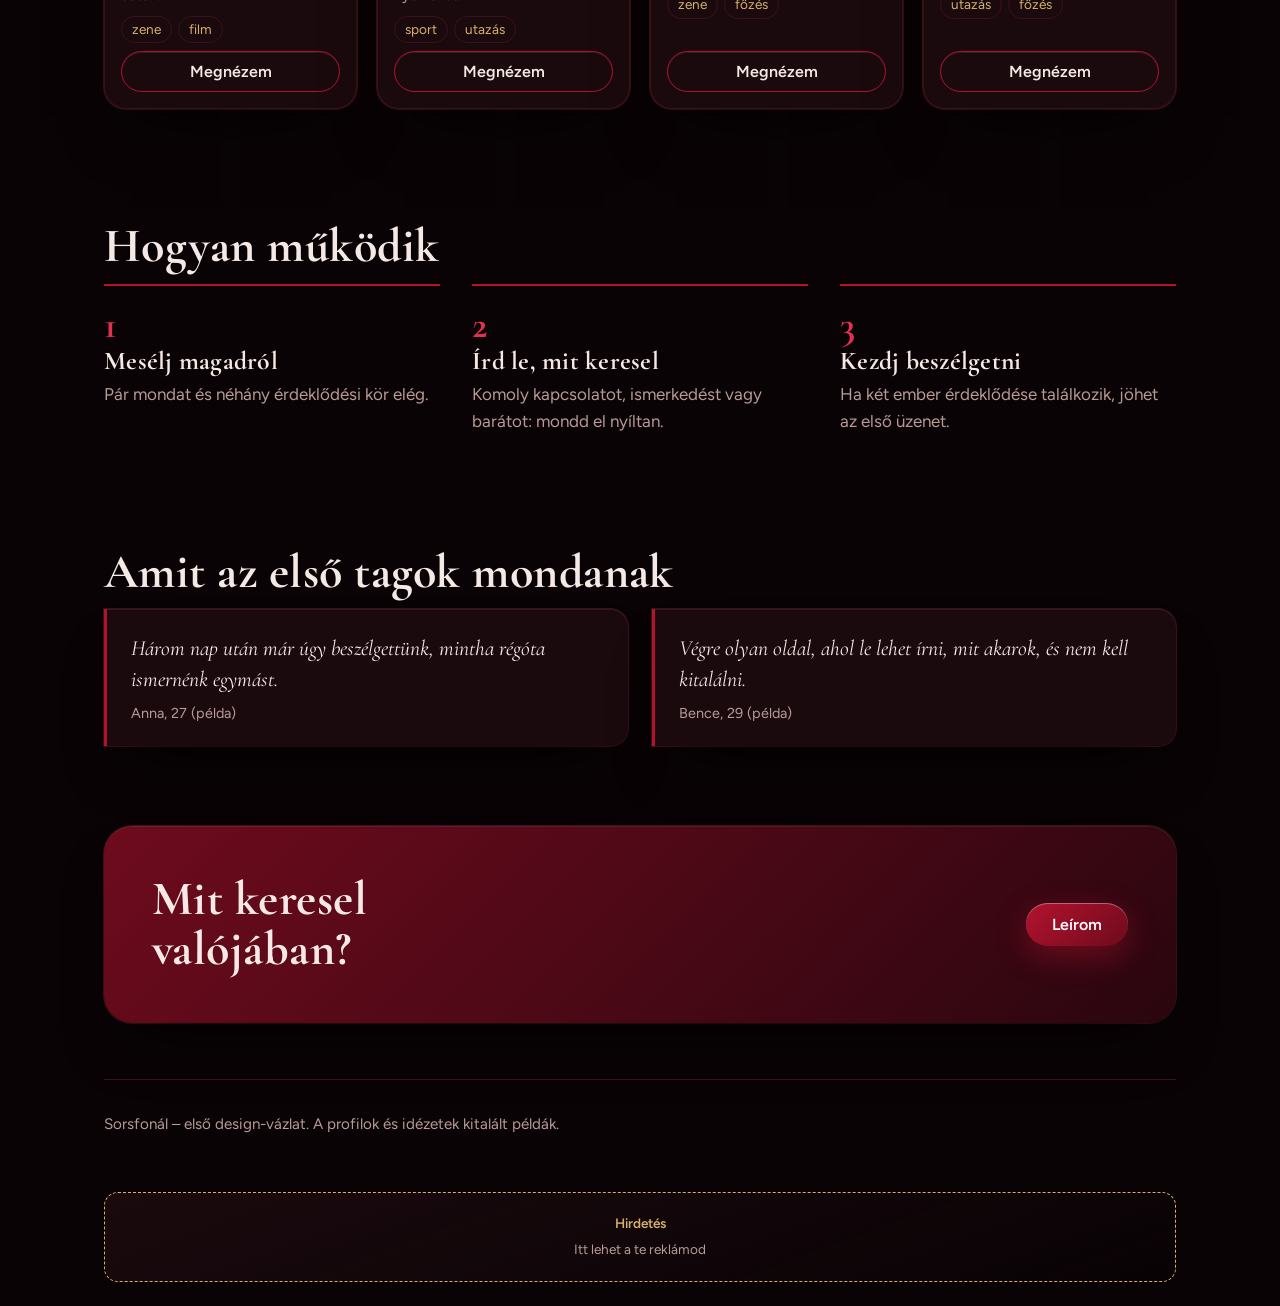
<file: index (2).html>
<!DOCTYPE html>
<html lang="hu"><head><meta charset="utf-8"><meta name="viewport" content="width=device-width, initial-scale=1">
<title>Sorsfonál – a vörös fonal már kötődik hozzád</title>
<link href="https://fonts.googleapis.com/css2?family=Cormorant+Garamond:ital,wght@0,700;1,600&family=Figtree:wght@400;600&display=swap" rel="stylesheet">
<link rel="stylesheet" href="style.css"><script src="script.js"></script></head>
<body><div class="wrap">
<header><a class="logo" href="index.html">Sors<i>fonál</i></a>
<nav><a href="felfedezes.html">Felfedezés</a><a href="profil.html">Profil</a><a href="premium.html">Premium</a><a class="btn" href="belepes.html">Belépés</a></nav></header>

<div class="hero">
<svg class="thread" viewBox="0 0 600 500" fill="none" aria-hidden="true"><path d="M-20 420C120 420 140 120 300 160S420 420 620 60" stroke="#E0314F" stroke-width="3" stroke-linecap="round"/><path d="M-20 440C140 460 180 200 320 220S460 380 620 120" stroke="#6E0B1D" stroke-width="2" stroke-linecap="round"/><circle cx="300" cy="160" r="9" fill="#E0314F"/><circle cx="440" cy="300" r="7" fill="#D4B16A"/></svg>
<h1>A vörös fonal<br>már kötődik hozzád.</h1>
<p class="muted">A régi mesék szerint a sors láthatatlan fonala összeköti azokat, akiknek találkozniuk kell. Mi csak segítünk megtalálni a másik végét.</p>
<div class="row"><a class="btn" href="belepes.html">Fiók létrehozása</a><a class="btn ghost" href="keresek.html">Írd le, mit keresel</a></div>
</div>

<section id="emberek">
<div class="people-head"><div><h2>Akik most itt vannak</h2><p class="muted">Kitalált példaprofilok, a végleges oldalon valódi emberek lesznek.</p></div>
<div class="chips" id="chips"></div></div>
<div class="grid" id="grid"></div>
</section>

<section><h2>Hogyan működik</h2><div class="steps">
<div><h3>Mesélj magadról</h3><p class="muted">Pár mondat és néhány érdeklődési kör elég.</p></div>
<div><h3>Írd le, mit keresel</h3><p class="muted">Komoly kapcsolatot, ismerkedést vagy barátot: mondd el nyíltan.</p></div>
<div><h3>Kezdj beszélgetni</h3><p class="muted">Ha két ember érdeklődése találkozik, jöhet az első üzenet.</p></div></div></section>

<section><h2>Amit az első tagok mondanak</h2><div class="quotes">
<blockquote>Három nap után már úgy beszélgettünk, mintha régóta ismernénk egymást.<small>Anna, 27 (példa)</small></blockquote>
<blockquote>Végre olyan oldal, ahol le lehet írni, mit akarok, és nem kell kitalálni.<small>Bence, 29 (példa)</small></blockquote></div></section>

<div class="cta"><h2>Mit keresel valójában?</h2><a class="btn" href="keresek.html">Leírom</a></div>
<footer>Sorsfonál – első design-vázlat. A profilok és idézetek kitalált példák.</footer>
</div>
<script>
const P=[
['Anna',27,'Hegyekben nyaralok, otthon főzök.',['utazás','főzés'],'#B3122E'],
['Bence',29,'Kosárlabda, gitár, jó beszélgetés.',['sport','zene'],'#6E0B1D'],
['Réka',25,'Fényképezek, kávét iszom, térképet nézek.',['utazás','film'],'#8C1530'],
['Dani',31,'Kerékpár, sütés, régi filmek.',['sport','film','főzés'],'#4A0A15'],
['Lilla',26,'Koncertek, könyvek, hosszú séták.',['zene','film'],'#A3162F'],
['Márk',30,'Fut, utazik, szívesen tanul nyelveket.',['sport','utazás'],'#5C0C1B'],
['Zsófi',28,'Zongorázom, süteményt sütök.',['zene','főzés'],'#C21F3B'],
['Tamás',32,'Túrák, fotózás, vasárnapi főzés.',['utazás','főzés'],'#7A0F22']];
const T=['Mind','utazás','zene','sport','film','főzés'];let cur='Mind';
const chips=document.getElementById('chips'),grid=document.getElementById('grid');
function draw(){
 chips.innerHTML=T.map(t=>`<button class="chip" aria-pressed="${t===cur}" data-t="${t}">${t}</button>`).join('');
 grid.innerHTML=P.filter(p=>cur==='Mind'||p[3].includes(cur)).map(p=>`<article class="person"><div class="pic" style="background:linear-gradient(160deg,${p[4]},#0D0406)">${p[0][0]}</div><div class="in"><h3>${p[0]}, ${p[1]}</h3><p>${p[2]}</p><div class="tags">${p[3].map(x=>`<span>${x}</span>`).join('')}</div><a class="btn ghost" href="felfedezes.html">Megnézem</a></div></article>`).join('');
 chips.querySelectorAll('button').forEach(b=>b.onclick=()=>{cur=b.dataset.t;draw()});
}
draw();
</script></body></html>
</file>
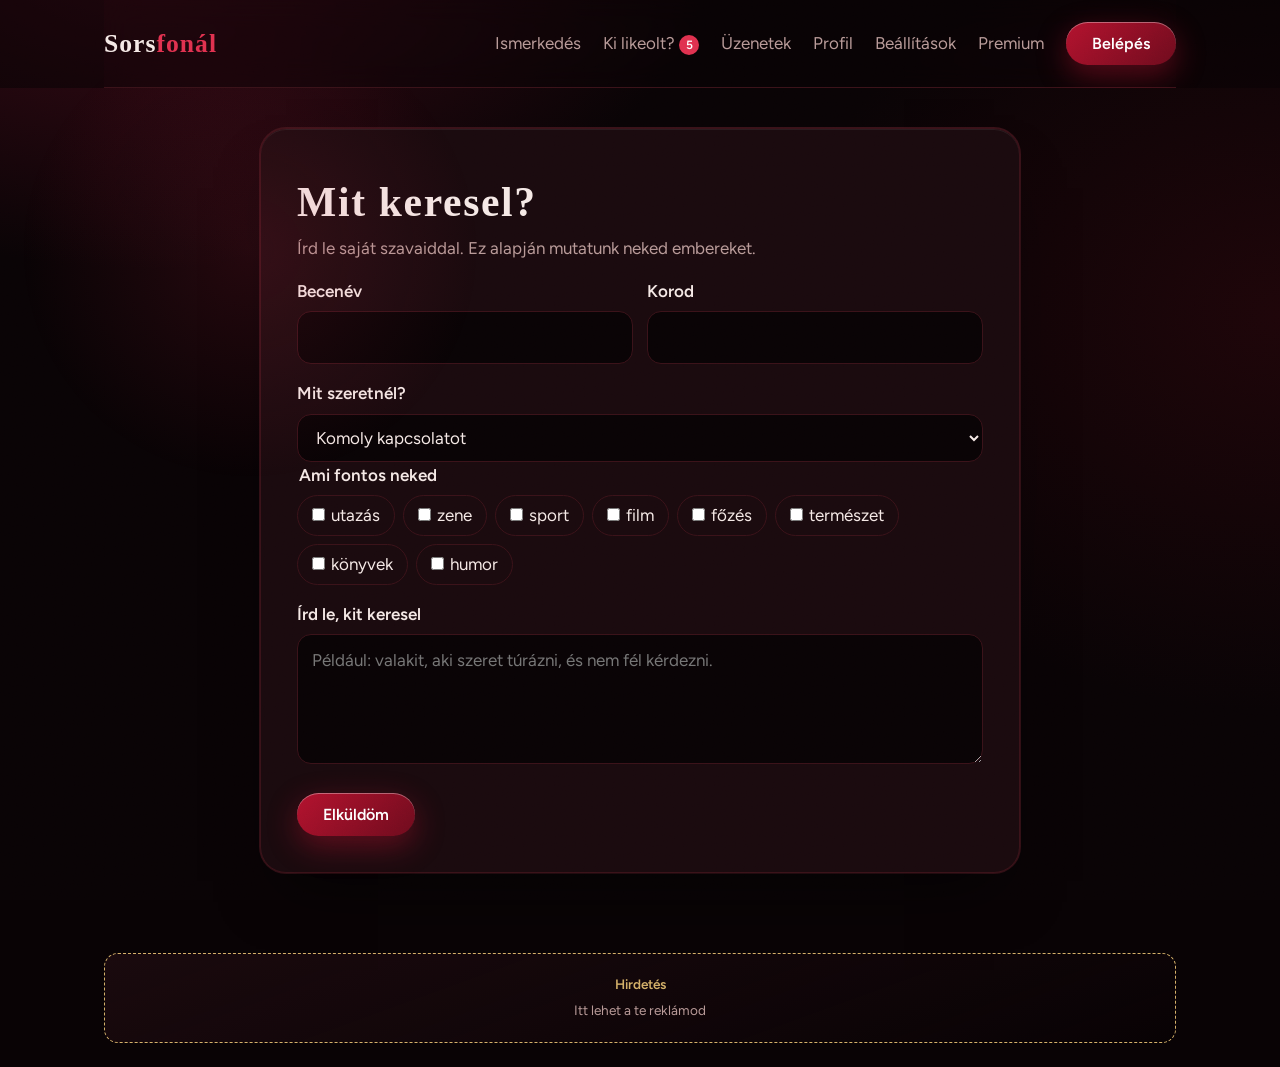
<file: keresek (1).html>
<!DOCTYPE html>
<html lang="hu"><head><meta charset="utf-8"><meta name="viewport" content="width=device-width, initial-scale=1">
<title>Mit keresel? – Sorsfonál</title>
<link href="https://fonts.googleapis.com/css2?family=Cormorant+Garamond:ital,wght@0,700;1,600&family=Figtree:wght@400;600&display=swap" rel="stylesheet">
<link rel="stylesheet" href="style.css"><script src="script.js"></script></head>
<body><div class="wrap">
<header><a class="logo" href="index.html">Sors<i>fonál</i></a><nav><a href="felfedezes.html">Felfedezés</a><a href="profil.html">Profil</a><a href="premium.html">Premium</a><a class="btn" href="belepes.html">Belépés</a></nav></header>
<main class="card wide">
<h1>Mit keresel?</h1>
<p class="muted">Írd le saját szavaiddal. Ez alapján mutatunk neked embereket.</p>
<div class="two"><div><label for="nev">Becenév</label><input id="nev"></div><div><label for="kor">Korod</label><input id="kor" type="number" min="18" max="99"></div></div>
<label for="cel">Mit szeretnél?</label>
<select id="cel"><option>Komoly kapcsolatot</option><option>Ismerkedést, találkozásokat</option><option>Barátságot</option><option>Még nem tudom</option></select>
<fieldset><legend>Ami fontos neked</legend><div class="checks" id="checks"></div></fieldset>
<label for="szoveg">Írd le, kit keresel</label>
<textarea id="szoveg" placeholder="Például: valakit, aki szeret túrázni, és nem fél kérdezni."></textarea>
<p style="margin-top:20px"><button class="btn" id="send">Elküldöm</button></p>
<div id="out"></div>
</main></div>
<script>
const I=['utazás','zene','sport','film','főzés','természet','könyvek','humor'];
checks.innerHTML=I.map(x=>`<label><input type="checkbox" value="${x}">${x}</label>`).join('');
send.onclick=()=>{
 const t=[...checks.querySelectorAll('input:checked')].map(c=>c.value);
 if(!szoveg.value.trim()){out.innerHTML='<p class="msg">Írj legalább egy mondatot arról, kit keresel.</p>';return;}
 const e=s=>s.replace(/[&<>]/g,c=>({'&':'&amp;','<':'&lt;','>':'&gt;'}[c]));
 out.innerHTML=`<blockquote style="margin-top:24px">${e(szoveg.value)}<small>${e(nev.value||'Valaki')}${kor.value?', '+e(kor.value):''} · ${cel.value}${t.length?' · '+t.join(', '):''}</small></blockquote><p class="msg">Ez még csak egy minta, nem mentettünk el semmit.</p>`;
};
</script></body></html>
</file>
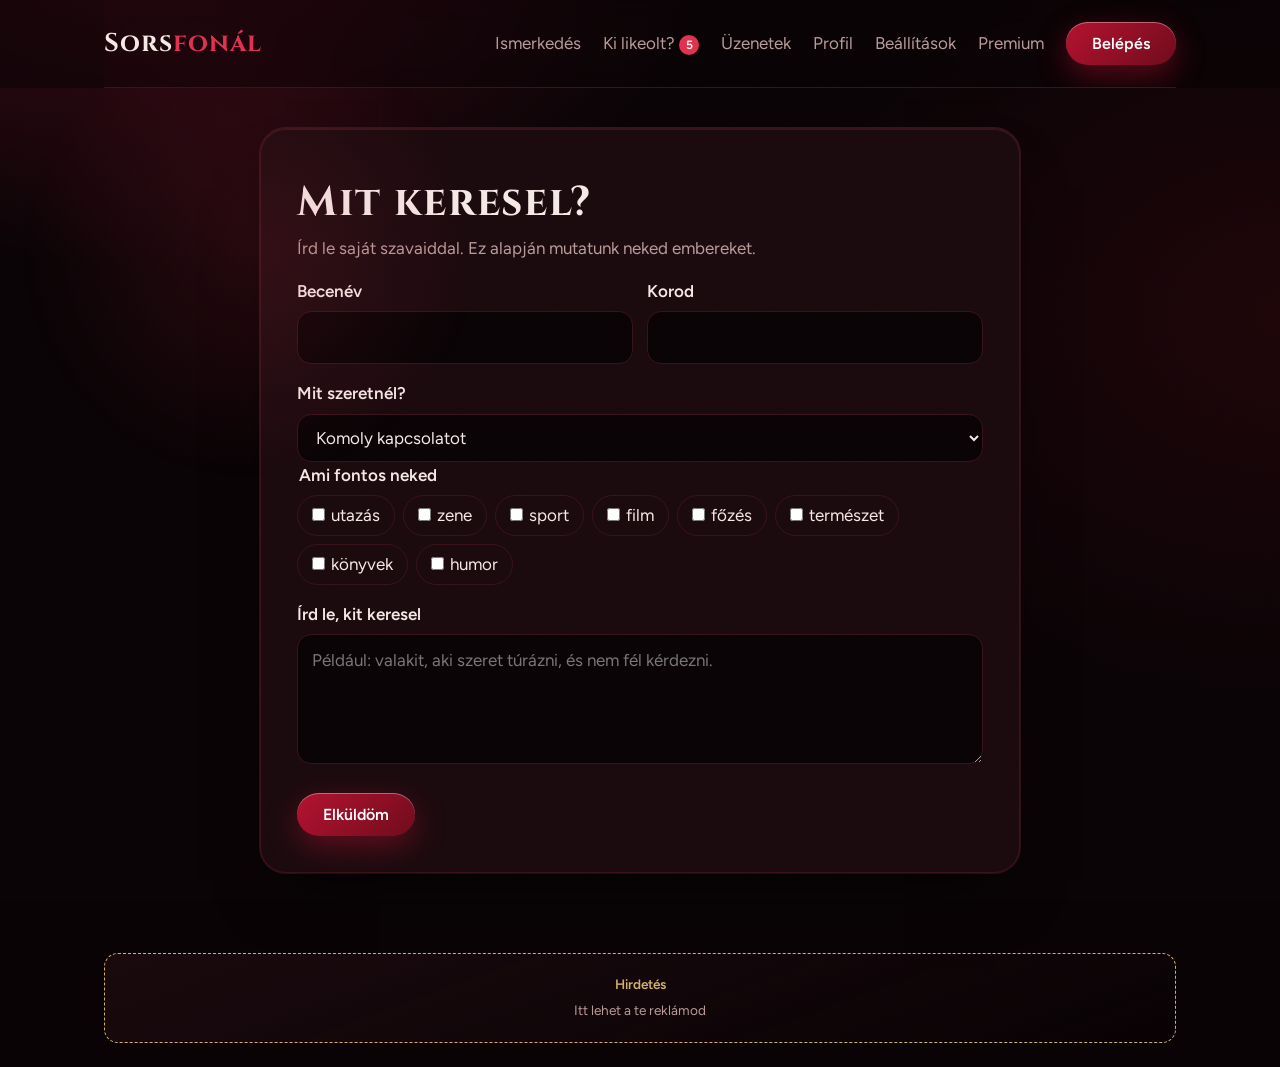
<file: keresek.html>
<!DOCTYPE html>
<html lang="hu"><head><meta charset="utf-8"><meta name="viewport" content="width=device-width, initial-scale=1">
<title>Mit keresel? – Sorsfonál</title>
<link href="https://fonts.googleapis.com/css2?family=Cinzel:wght@600;800&family=Cormorant+Garamond:ital,wght@0,600;0,700;1,600&family=Figtree:wght@400;600&display=swap" rel="stylesheet">
<link rel="stylesheet" href="style.css"><script src="script.js"></script></head>
<body><div class="wrap">
<header><a class="logo" href="index.html">Sors<i>fonál</i></a><nav><a href="index.html#ismerkedes">Ismerkedés</a><a href="profil.html">Profil</a><a href="premium.html">Premium</a><a class="btn" href="belepes.html">Belépés</a></nav></header>
<main class="card wide">
<h1>Mit keresel?</h1>
<p class="muted">Írd le saját szavaiddal. Ez alapján mutatunk neked embereket.</p>
<div class="two"><div><label for="nev">Becenév</label><input id="nev"></div><div><label for="kor">Korod</label><input id="kor" type="number" min="18" max="99"></div></div>
<label for="cel">Mit szeretnél?</label>
<select id="cel"><option>Komoly kapcsolatot</option><option>Ismerkedést, találkozásokat</option><option>Barátságot</option><option>Még nem tudom</option></select>
<fieldset><legend>Ami fontos neked</legend><div class="checks" id="checks"></div></fieldset>
<label for="szoveg">Írd le, kit keresel</label>
<textarea id="szoveg" placeholder="Például: valakit, aki szeret túrázni, és nem fél kérdezni."></textarea>
<p style="margin-top:20px"><button class="btn" id="send">Elküldöm</button></p>
<div id="out"></div>
</main></div>
<script>
const I=['utazás','zene','sport','film','főzés','természet','könyvek','humor'];
checks.innerHTML=I.map(x=>`<label><input type="checkbox" value="${x}">${x}</label>`).join('');
send.onclick=()=>{
 const t=[...checks.querySelectorAll('input:checked')].map(c=>c.value);
 if(!szoveg.value.trim()){out.innerHTML='<p class="msg">Írj legalább egy mondatot arról, kit keresel.</p>';return;}
 const e=s=>s.replace(/[&<>]/g,c=>({'&':'&amp;','<':'&lt;','>':'&gt;'}[c]));
 out.innerHTML=`<blockquote style="margin-top:24px">${e(szoveg.value)}<small>${e(nev.value||'Valaki')}${kor.value?', '+e(kor.value):''} · ${cel.value}${t.length?' · '+t.join(', '):''}</small></blockquote><p class="msg">Ez még csak egy minta, nem mentettünk el semmit.</p>`;
};
</script></body></html>
</file>
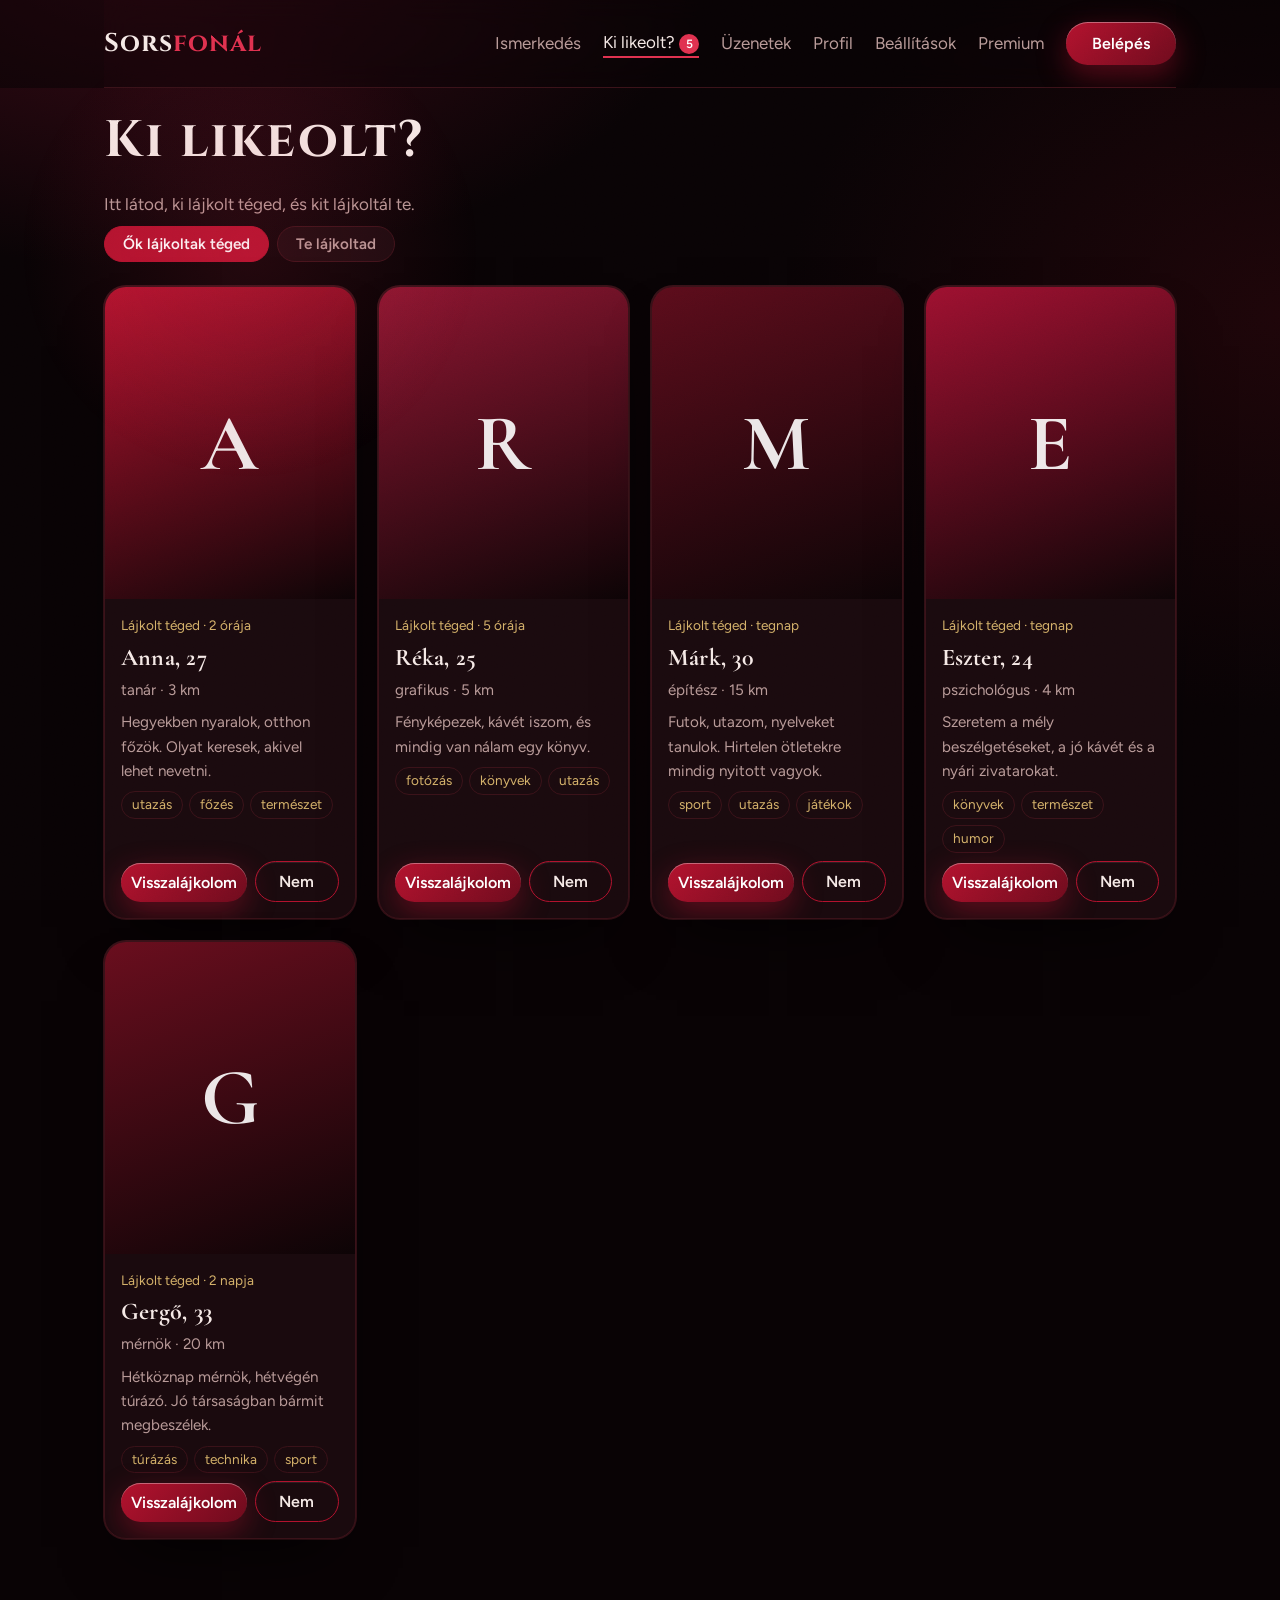
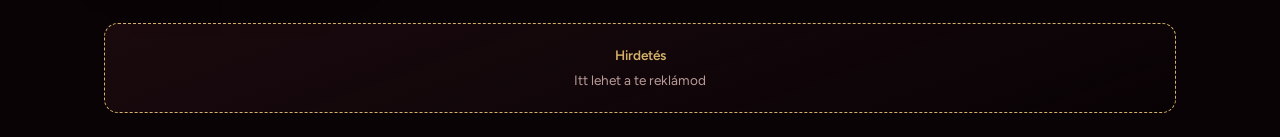
<file: likeok.html>
<!DOCTYPE html>
<html lang="hu"><head><meta charset="utf-8"><meta name="viewport" content="width=device-width, initial-scale=1">
<title>Ki likeolt? – Sorsfonál</title>
<link href="https://fonts.googleapis.com/css2?family=Cinzel:wght@600;800&family=Cormorant+Garamond:ital,wght@0,600;0,700;1,600&family=Figtree:wght@400;600&display=swap" rel="stylesheet">
<link rel="stylesheet" href="style.css"><script src="script.js"></script></head>
<body><div class="wrap">
<header><a class="logo" href="index.html">Sors<i>fonál</i></a><nav></nav></header>
<main style="padding:24px 0 60px">
<h1>Ki likeolt?</h1>
<p class="muted">Itt látod, ki lájkolt téged, és kit lájkoltál te.</p>
<div class="tabs2"><button class="chip" id="t1" data-fx="1">Ők lájkoltak téged</button><button class="chip" id="t2" data-fx="1">Te lájkoltad</button></div>
<p class="msg" id="note" role="status"></p>
<div class="likes" id="list"></div>
</main></div>
<script>
const el=id=>document.getElementById(id);let tab='in';
const WHEN=['2 órája','5 órája','tegnap','tegnap','2 napja','3 napja'];
function card(p,k,mode){
 return '<article class="person"><div class="pic" style="background:linear-gradient(160deg,'+p.szin+',#0D0406)">'+p.nev[0]+'</div><div class="in"><span class="when">'+(mode==='in'?'Lájkolt téged · '+WHEN[k%WHEN.length]:(p.lajkolt?'Egyezés':'Vár a válaszra'))+'</span><h3>'+p.nev+', '+p.kor+'</h3><p>'+p.foglalkozas+' · '+p.km+' km</p>'+fonalJel(fonal(p))+'<p>'+p.bio+'</p><div class="tags">'+p.hobbik.map(x=>'<span>'+x+'</span>').join('')+'</div>'+(mode==='in'?'<div class="rowbtn"><button class="btn" data-fx="1" data-a="y" data-n="'+p.nev+'">Visszalájkolom</button><button class="btn ghost" data-fx="1" data-a="n" data-n="'+p.nev+'">Nem</button></div>':p.lajkolt?'<div class="rowbtn"><a class="btn" href="uzenetek.html#'+encodeURIComponent(p.nev)+'">Írok neki</a></div>':'')+'</div></article>';
}
function draw(){
 el('t1').setAttribute('aria-pressed',tab==='in');el('t2').setAttribute('aria-pressed',tab==='out');
 const L=liked(),list=tab==='in'?pending():PEOPLE.filter(p=>L.includes(p.nev));
 list.sort((a,b)=>(fonal(b).pct||0)-(fonal(a).pct||0));   // a legerősebb fonal elöl
 el('list').innerHTML=list.length?list.map((p,k)=>card(p,k,tab)).join(''):'<p class="muted">'+(tab==='in'?'Most nincs új lájk. Nézz vissza később!':'Még nem lájkoltál senkit. Indulj el az Ismerkedés oldalon.')+'</p>';
 el('list').querySelectorAll('button').forEach(b=>b.onclick=e=>{
  const p=PEOPLE.find(x=>x.nev===b.dataset.n);
  if(b.dataset.a==='y'){if(used()>=cap()){el('note').innerHTML='Elfogyott a mai lájkod. <a href="premium.html">Prémium</a>';return}addLike(p);burst(e.clientX,e.clientY,'yes');match(p)}
  else{addPass(p);sfx('no');burst(e.clientX,e.clientY,'no')}
  setTimeout(draw,50)});
}
el('t1').onclick=()=>{tab='in';draw()};el('t2').onclick=()=>{tab='out';draw()};
draw();
</script></body></html>
</file>
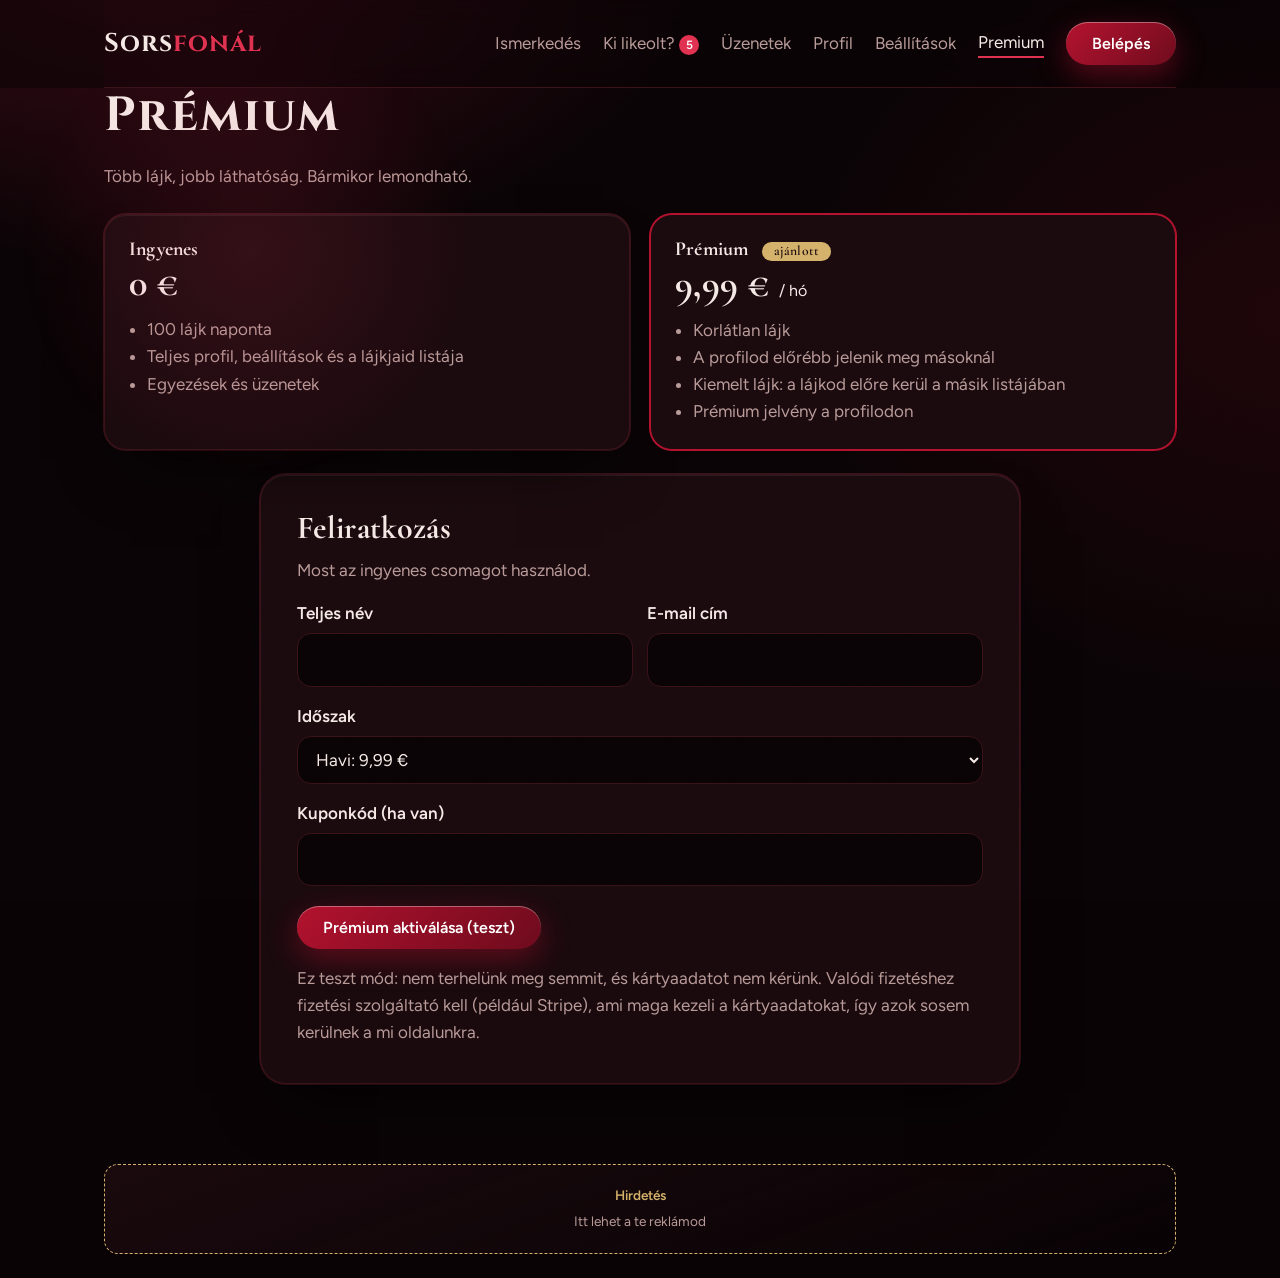
<file: premium.html>
<!DOCTYPE html><html lang="hu"><head><meta charset="utf-8"><meta name="viewport" content="width=device-width, initial-scale=1"><title>Premium – Sorsfonál</title><link href="https://fonts.googleapis.com/css2?family=Cinzel:wght@600;800&family=Cormorant+Garamond:ital,wght@0,600;0,700;1,600&family=Figtree:wght@400;600&display=swap" rel="stylesheet"><link rel="stylesheet" href="style.css"><script src="script.js"></script></head><body><div class="wrap"><header><a class="logo" href="index.html">Sors<i>fonál</i></a><nav><a href="index.html#ismerkedes">Ismerkedés</a><a href="profil.html">Profil</a><a href="premium.html">Premium</a><a class="btn" href="belepes.html">Belépés</a></nav></header>
<main><h1 style="font-size:3rem">Prémium</h1>
<p class="muted">Több lájk, jobb láthatóság. Bármikor lemondható.</p>
<div class="plans">
<div class="plan"><h3>Ingyenes</h3><p class="price">0 €</p><ul><li>100 lájk naponta</li><li>Teljes profil, beállítások és a lájkjaid listája</li><li>Egyezések és üzenetek</li></ul></div>
<div class="plan pro"><h3>Prémium <span class="badge">ajánlott</span></h3><p class="price">9,99 € <small style="font:1rem var(--body)">/ hó</small></p><ul><li>Korlátlan lájk</li><li>A profilod előrébb jelenik meg másoknál</li><li>Kiemelt lájk: a lájkod előre kerül a másik listájában</li><li>Prémium jelvény a profilodon</li></ul></div>
</div>
<section class="card wide" style="margin:0 auto 80px">
<h2 style="font-size:2rem">Feliratkozás</h2><p class="muted" id="st"></p>
<div class="two"><div><label for="nev">Teljes név</label><input id="nev" autocomplete="name"></div><div><label for="email">E-mail cím</label><input id="email" type="email" autocomplete="email"></div></div>
<label for="per">Időszak</label><select id="per"><option value="m">Havi: 9,99 €</option><option value="y">Éves: 79,99 € (két hónap ingyen)</option></select>
<label for="kupon">Kuponkód (ha van)</label><input id="kupon">
<p style="margin-top:20px"><button class="btn" id="go">Prémium aktiválása (teszt)</button> <button class="btn ghost" id="off" hidden>Lemondás (teszt)</button></p>
<p class="msg" id="msg" role="status"></p>
<p class="muted" style="margin-top:12px">Ez teszt mód: nem terhelünk meg semmit, és kártyaadatot nem kérünk. Valódi fizetéshez fizetési szolgáltató kell (például Stripe), ami maga kezeli a kártyaadatokat, így azok sosem kerülnek a mi oldalunkra.</p>
</section></main></div>
<script>
const el=id=>document.getElementById(id);
function st(){const p=load('sf_premium',false);el('st').textContent=p?'Most Prémium előfizető vagy.':'Most az ingyenes csomagot használod.';el('off').hidden=!p;el('go').hidden=p}
el('go').onclick=()=>{if(!el('nev').value.trim()||!el('email').value.includes('@')){el('msg').textContent='Add meg a nevedet és egy érvényes e-mail címet.';return}
 save('sf_premium',true);el('msg').innerHTML='Kész, a Prémium aktív (teszt). <a href="index.html#ismerkedes">Irány az ismerkedés</a>';st()};
el('off').onclick=()=>{save('sf_premium',false);el('msg').textContent='Lemondva (teszt).';st()};
st();
</script></body></html>
</file>
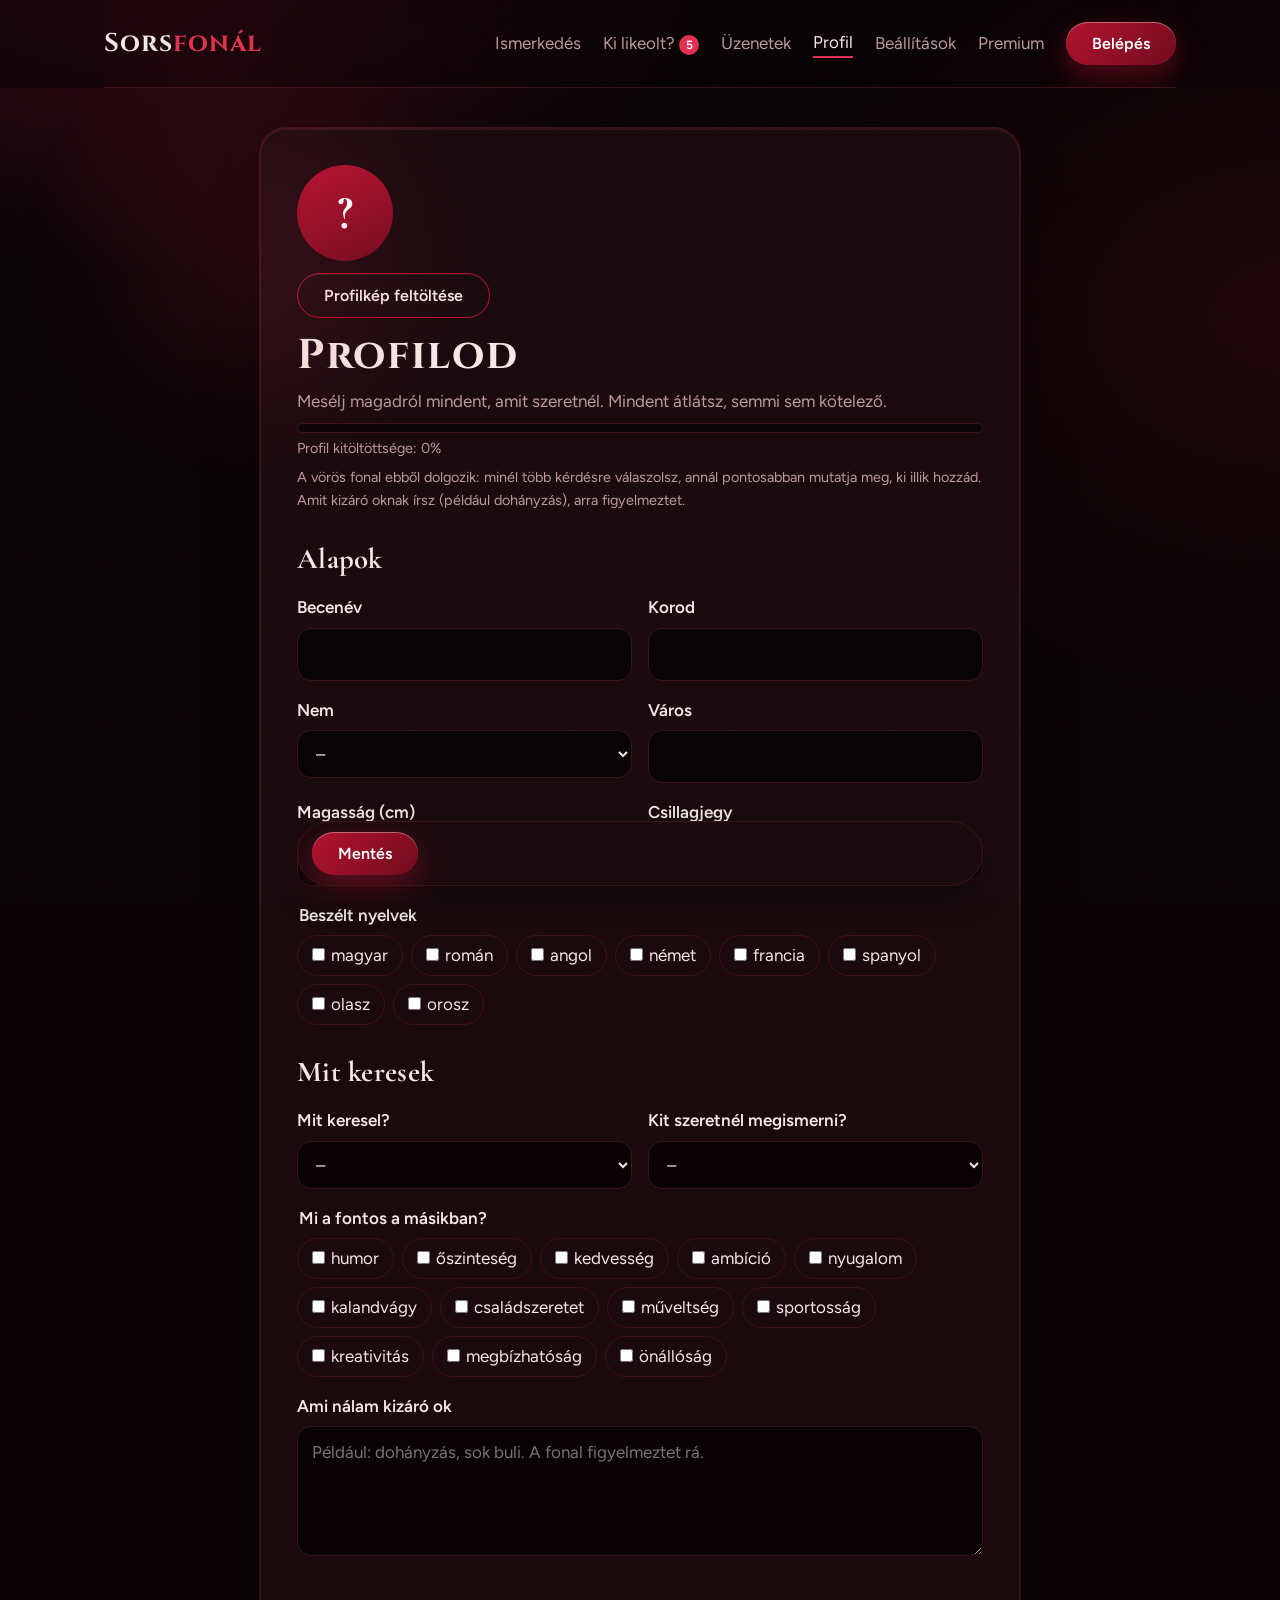
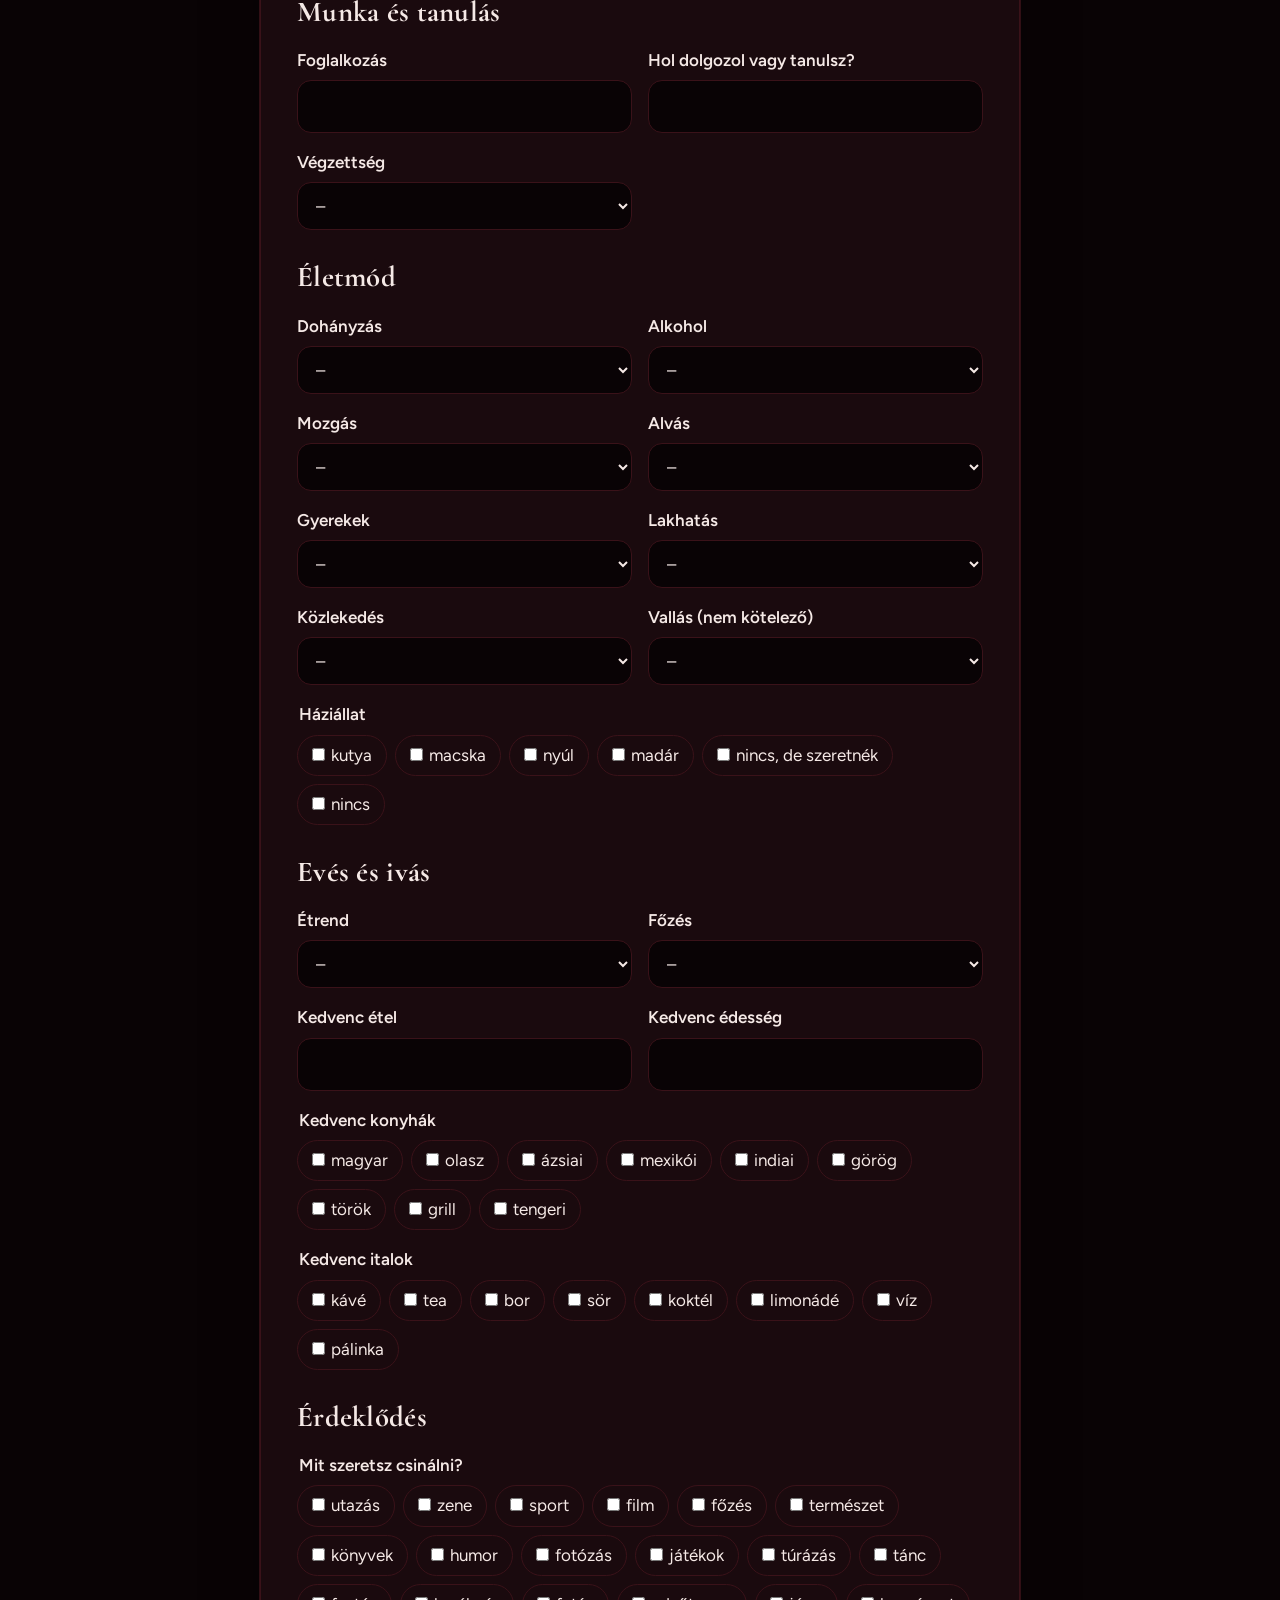
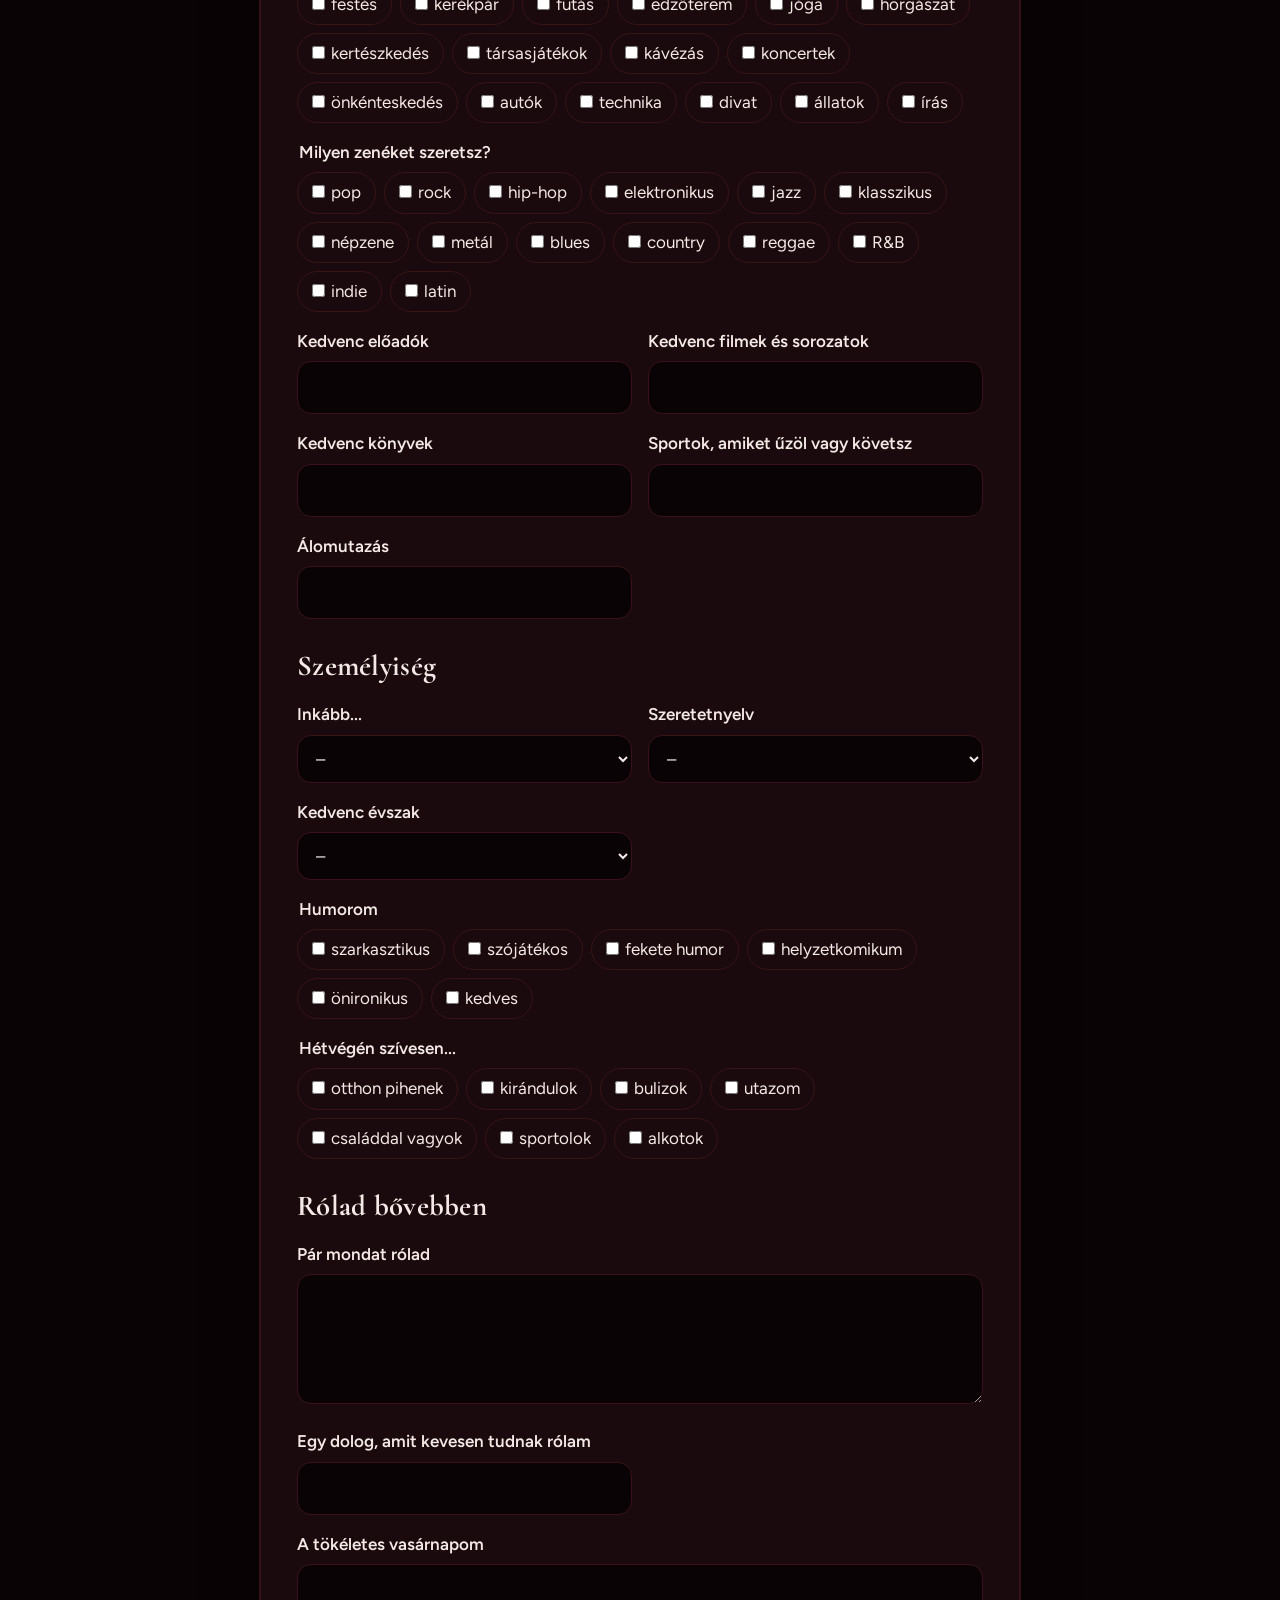
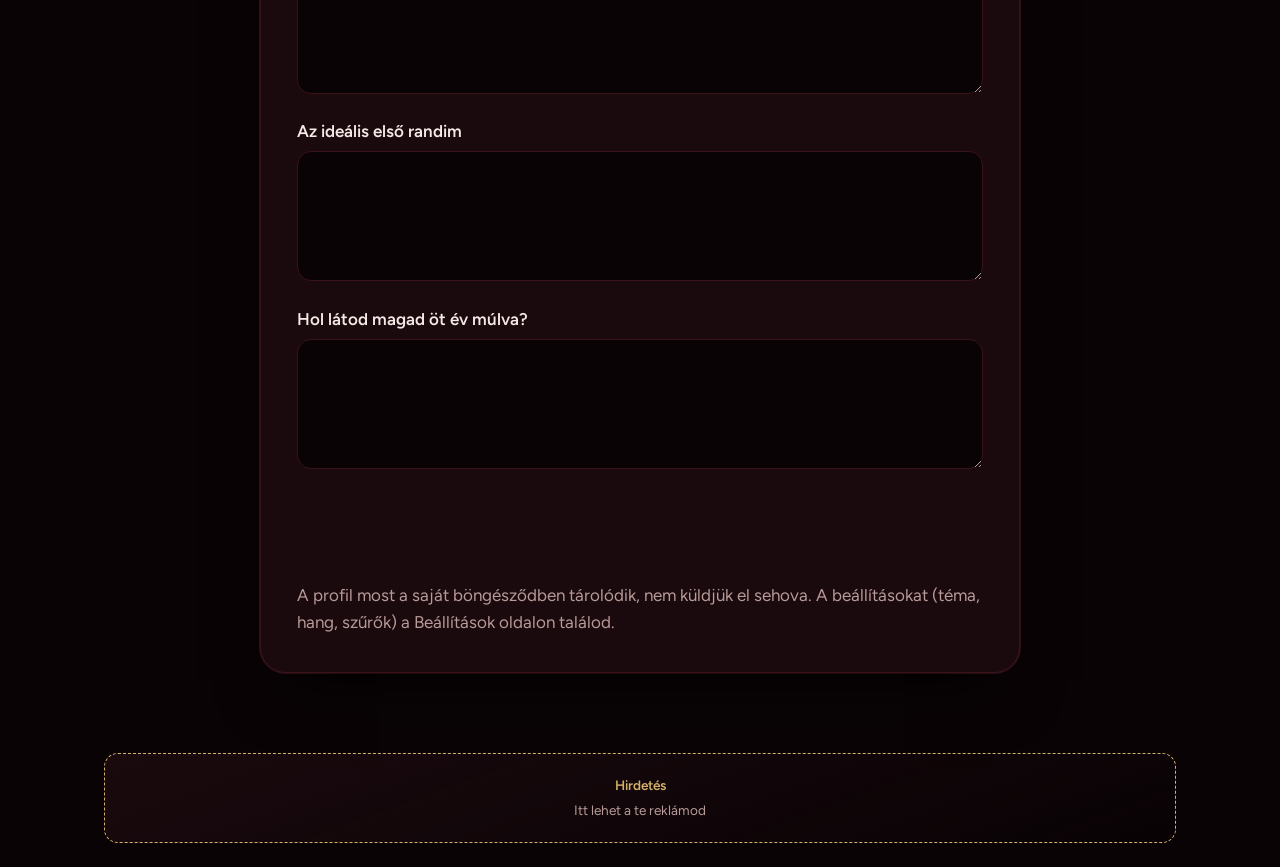
<file: profil.html>
<!DOCTYPE html>
<html lang="hu"><head><meta charset="utf-8"><meta name="viewport" content="width=device-width, initial-scale=1">
<title>Profil – Sorsfonál</title>
<link href="https://fonts.googleapis.com/css2?family=Cinzel:wght@600;800&family=Cormorant+Garamond:ital,wght@0,600;0,700;1,600&family=Figtree:wght@400;600&display=swap" rel="stylesheet">
<link rel="stylesheet" href="style.css"><script src="script.js"></script></head>
<body><div class="wrap">
<header><a class="logo" href="index.html">Sors<i>fonál</i></a><nav></nav></header>
<main class="card wide">
<img class="photo" id="ph" alt="Profilkép"><div class="avatar" id="av">?</div>
<p><label class="btn ghost" for="file" style="margin:0;cursor:pointer" data-fx="">Profilkép feltöltése</label><input id="file" type="file" accept="image/*" hidden></p>
<h1>Profilod <span class="badge" id="pb" hidden>Prémium</span></h1>
<p class="muted">Mesélj magadról mindent, amit szeretnél. Mindent átlátsz, semmi sem kötelező.</p>
<div class="pbar"><i id="bar"></i></div><p class="muted" id="pct" style="font-size:.9rem"></p>
<p class="muted" style="font-size:.9rem;margin-top:6px">A vörös fonal ebből dolgozik: minél több kérdésre válaszolsz, annál pontosabban mutatja meg, ki illik hozzád. Amit kizáró oknak írsz (például dohányzás), arra figyelmeztet.</p>
<div id="form"></div>
<div class="savebar"><button class="btn" id="save">Mentés</button><span class="msg" id="msg" role="status" style="margin:0"></span></div>
<p class="muted" style="margin-top:12px">A profil most a saját böngésződben tárolódik, nem küldjük el sehova. A beállításokat (téma, hang, szűrők) a Beállítások oldalon találod.</p>
</main></div>
<script>
const HOBBIK=['utazás','zene','sport','film','főzés','természet','könyvek','humor','fotózás','játékok','túrázás','tánc','festés','kerékpár','futás','edzőterem','jóga','horgászat','kertészkedés','társasjátékok','kávézás','koncertek','önkénteskedés','autók','technika','divat','állatok','írás'];
const ZENE=['pop','rock','hip-hop','elektronikus','jazz','klasszikus','népzene','metál','blues','country','reggae','R&B','indie','latin'];
const SEC=[
['Alapok',[['nev','Becenév','t'],['kor','Korod','n'],['nem','Nem','s',['Nő','Férfi','Nem bináris','Egyéb']],['varos','Város','t'],['magassag','Magasság (cm)','n'],['csillagjegy','Csillagjegy','s',['Kos','Bika','Ikrek','Rák','Oroszlán','Szűz','Mérleg','Skorpió','Nyilas','Bak','Vízöntő','Halak']],['nyelvek','Beszélt nyelvek','c',['magyar','román','angol','német','francia','spanyol','olasz','orosz']]]],
['Mit keresek',[['keresem','Mit keresel?','s',['Komoly kapcsolatot','Ismerkedést','Barátságot','Még nem tudom']],['kit','Kit szeretnél megismerni?','s',['Nőket','Férfiakat','Mindenkit']],['tulaj','Mi a fontos a másikban?','c',['humor','őszinteség','kedvesség','ambíció','nyugalom','kalandvágy','családszeretet','műveltség','sportosság','kreativitás','megbízhatóság','önállóság']],['kizaro','Ami nálam kizáró ok','a',null,'Például: dohányzás, sok buli. A fonal figyelmeztet rá.']]],
['Munka és tanulás',[['foglalkozas','Foglalkozás','t'],['munkahely','Hol dolgozol vagy tanulsz?','t'],['vegzettseg','Végzettség','s',['Általános iskola','Középiskola','Szakképzés','Egyetem (alapképzés)','Mesterképzés','Doktori','Egyéb']]]],
['Életmód',[['dohany','Dohányzás','s',['Nem dohányzom','Alkalmanként','Rendszeresen']],['alkohol','Alkohol','s',['Nem iszom','Ritkán','Társaságban','Gyakran']],['edzes','Mozgás','s',['Ritkán','Hetente 1-2 alkalom','Hetente 3 vagy több','Naponta']],['alvas','Alvás','s',['Korán kelő','Éjszakai bagoly','Vegyes']],['gyerek','Gyerekek','s',['Nincs és nem is akarok','Nincs, de szeretnék','Van','Van és még szeretnék','Nyitott vagyok rá']],['lakas','Lakhatás','s',['Egyedül lakom','Szülőkkel','Lakótársakkal','Saját otthonban']],['jarmu','Közlekedés','s',['Autó','Kerékpár','Tömegközlekedés','Mindegyik']],['vallas','Vallás (nem kötelező)','s',['Nem vagyok vallásos','Keresztény','Más vallású','Spirituális','Inkább nem mondom meg']],['kisallat','Háziállat','c',['kutya','macska','nyúl','madár','nincs, de szeretnék','nincs']]]],
['Evés és ivás',[['etrend','Étrend','s',['Mindenevő','Vegetáriánus','Vegán','Pescetáriánus','Egyéb']],['foz','Főzés','s',['Nem főzök','Egyszerű ételeket','Szeretek főzni','Profi vagyok']],['kedvenc_etel','Kedvenc étel','t'],['edesseg','Kedvenc édesség','t'],['konyha','Kedvenc konyhák','c',['magyar','olasz','ázsiai','mexikói','indiai','görög','török','grill','tengeri']],['ital','Kedvenc italok','c',['kávé','tea','bor','sör','koktél','limonádé','víz','pálinka']]]],
['Érdeklődés',[['hobbik','Mit szeretsz csinálni?','c',HOBBIK],['zene','Milyen zenéket szeretsz?','c',ZENE],['eloadok','Kedvenc előadók','t'],['filmek','Kedvenc filmek és sorozatok','t'],['konyvek','Kedvenc könyvek','t'],['sportok','Sportok, amiket űzöl vagy követsz','t'],['alomuti','Álomutazás','t']]],
['Személyiség',[['szemelyiseg','Inkább...','s',['Introvertált vagyok','Extrovertált vagyok','Mindkettő']],['szeretet','Szeretetnyelv','s',['Kedves szavak','Együtt töltött idő','Ajándékozás','Segítség, szívesség','Érintés']],['idojaras','Kedvenc évszak','s',['Tavasz','Nyár','Ősz','Tél']],['humor','Humorom','c',['szarkasztikus','szójátékos','fekete humor','helyzetkomikum','önironikus','kedves']],['hetvege','Hétvégén szívesen...','c',['otthon pihenek','kirándulok','bulizok','utazom','családdal vagyok','sportolok','alkotok']]]],
['Rólad bővebben',[['bio','Pár mondat rólad','a'],['erdekesseg','Egy dolog, amit kevesen tudnak rólam','t'],['vasarnap','A tökéletes vasárnapom','a'],['elsorandi','Az ideális első randim','a'],['alom','Hol látod magad öt év múlva?','a']]]];
const el=id=>document.getElementById(id),p=load('sf_profile',{});
const ALL=SEC.flatMap(s=>s[1]);
el('form').innerHTML=SEC.map(([t,fs])=>'<h2 class="sec">'+t+'</h2><div class="fields">'+fs.map(([k,l,ty,o,ph])=>{
 const v=p[k];let h;
 if(ty==='t')h='<input id="f_'+k+'" value="'+esc(v||'')+'">';
 else if(ty==='n')h='<input id="f_'+k+'" type="number" value="'+esc(v||'')+'">';
 else if(ty==='a')h='<textarea id="f_'+k+'"'+(ph?' placeholder="'+esc(ph)+'"':'')+'>'+esc(v||'')+'</textarea>';
 else if(ty==='s')h='<select id="f_'+k+'"><option value="">–</option>'+o.map(x=>'<option'+(v===x?' selected':'')+'>'+x+'</option>').join('')+'</select>';
 else h='<div class="checks" id="f_'+k+'">'+o.map(x=>'<label><input type="checkbox" value="'+x+'"'+((v||[]).includes(x)?' checked':'')+'>'+x+'</label>').join('')+'</div>';
 const full=ty==='c'||ty==='a';
 return '<div class="'+(full?'full':'')+'">'+(ty==='c'?'<legend>'+l+'</legend>':'<label for="f_'+k+'">'+l+'</label>')+h+'</div>'}).join('')+'</div>').join('');
function read(){const o={};ALL.forEach(([k,l,ty])=>{const e=el('f_'+k);o[k]=ty==='c'?[...e.querySelectorAll('input:checked')].map(c=>c.value):e.value.trim()});return o}
function meter(){const o=read(),n=ALL.filter(([k])=>Array.isArray(o[k])?o[k].length:o[k]).length,pc=Math.round(n/ALL.length*100);el('bar').style.width=pc+'%';el('pct').textContent='Profil kitöltöttsége: '+pc+'%'}
function ini(){el('av').textContent=(el('f_nev').value||'?')[0].toUpperCase()}
el('form').addEventListener('input',()=>{meter();ini()});meter();ini();
el('pb').hidden=!prem();
function showPhoto(){const d=load('sf_photo',null);if(d){el('ph').src=d;el('ph').style.display='block';el('av').style.display='none'}}showPhoto();
el('file').onchange=e=>{const f=e.target.files[0];if(!f)return;const r=new FileReader();r.onload=()=>{const im=new Image();im.onload=()=>{const c=document.createElement('canvas'),m=480,k=Math.min(1,m/Math.max(im.width,im.height));c.width=im.width*k;c.height=im.height*k;c.getContext('2d').drawImage(im,0,0,c.width,c.height);save('sf_photo',c.toDataURL('image/jpeg',.8));showPhoto()};im.src=r.result};r.readAsDataURL(f)};
el('save').onclick=()=>{save('sf_profile',read());el('msg').innerHTML='Mentve. <a href="index.html">Irány az ismerkedés</a>'};
</script></body></html>
</file>
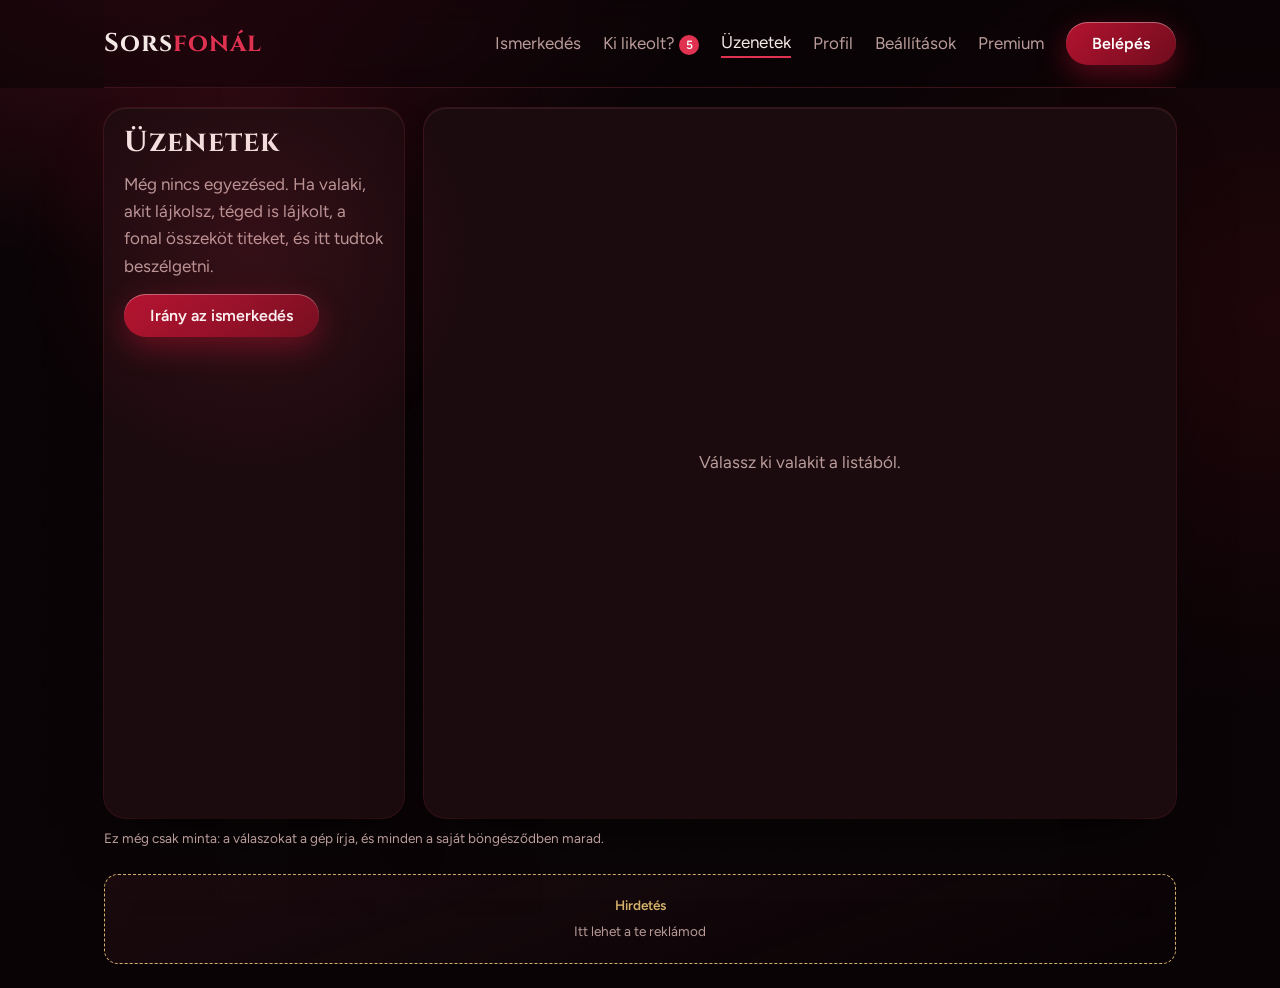
<file: uzenetek.html>
<!DOCTYPE html>
<html lang="hu"><head><meta charset="utf-8"><meta name="viewport" content="width=device-width, initial-scale=1">
<title>Üzenetek – Sorsfonál</title>
<link href="https://fonts.googleapis.com/css2?family=Cinzel:wght@600;800&family=Cormorant+Garamond:ital,wght@0,600;0,700;1,600&family=Figtree:wght@400;600&display=swap" rel="stylesheet">
<link rel="stylesheet" href="style.css"><script src="script.js"></script></head>
<body><div class="wrap">
<header><a class="logo" href="index.html">Sors<i>fonál</i></a><nav></nav></header>
<main class="chat" id="chat">
<aside class="clist" aria-label="Egyezéseid"><h1>Üzenetek</h1><div id="list"></div></aside>
<section class="cpane" id="pane"><div class="cnone muted">Válassz ki valakit a listából.</div></section>
</main>
<p class="muted chatnote">Ez még csak minta: a válaszokat a gép írja, és minden a saját böngésződben marad.</p>
</div>
<script>
const el=id=>document.getElementById(id);
let cur=null;const gepel=new Set();   // akik éppen „gépelnek”
const ALTALANOS=['Ez jó kérdés! 😄 Hadd gondolkodjak rajta egy kicsit.','Haha, ezt szeretem. És veled mi a helyzet?','Szerintem ezt jobb lenne személyesen megbeszélni. Mit szólsz?','Mesélj még!'];
/* jégtörők: a közös szálaitokból készülnek */
const JEGTORO={'utazás':'Hová utaznál holnap, ha bárhová mehetnél?','főzés':'Mi az a fogás, amivel bárkit levennél a lábáról?','természet':'Melyik a kedvenc helyed a szabadban?',
 'sport':'Milyen sportot űzöl mostanában?','zene':'Mit hallgatsz mostanában a legtöbbet?','humor':'Min nevettél utoljára hangosan?','fotózás':'Melyik a kedvenc fotód, amit te készítettél?',
 'könyvek':'Melyik könyvet adnád a kezembe elsőként?','film':'Melyik filmet tudnád százszor is megnézni?','játékok':'Melyik játékkal töltöttél el túl sok időt?',
 'túrázás':'Melyik volt eddig a legszebb túrád?','technika':'Mi a legjobb kütyü, amit valaha vettél?','kávé':'Hol iszod a kedvenc kávédat?','kávézás':'Hol iszod a kedvenc kávédat?',
 'tea':'Milyen teát innál most szívesen?','bor':'Vörös vagy fehér? És melyik a kedvenc borod?','kirándulás':'Hová mennél kirándulni ezen a hétvégén?'};
function jegtoro(p){const o=[];
 fonal(p).sz.forEach(x=>{if(JEGTORO[x])o.push(JEGTORO[x]);else if(x.startsWith('♪ '))o.push('Melyik '+x.slice(2)+' számot ajánlanád nekem?')});
 const r=[...new Set(o)].slice(0,2);
 if(p.elsorandi)r.push('Olvastam az ideális első randidról. Ezt komolyan gondoltad? 😄');
 if(r.length<3)r.push('Mi volt ma a legjobb pillanatod?');
 return r}
const avatar=p=>'<div class="cav" style="background:linear-gradient(160deg,'+p.szin+',#0D0406)" aria-hidden="true">'+p.nev[0]+'</div>';
function list(){
 const M=egyezesek();
 if(!M.length){el('list').innerHTML='<p class="muted">Még nincs egyezésed. Ha valaki, akit lájkolsz, téged is lájkolt, a fonal összeköt titeket, és itt tudtok beszélgetni.</p><p style="margin-top:14px"><a class="btn" href="index.html">Irány az ismerkedés</a></p>';return}
 el('list').innerHTML=M.map(p=>{const c=beszelgetes(p.nev),last=c[c.length-1],u=olvasatlan(p.nev);
  return '<button class="citem'+(cur&&cur.nev===p.nev?' on':'')+'" data-n="'+esc(p.nev)+'">'+avatar(p)+'<span class="ctext"><b>'+esc(p.nev)+'</b><small>'+(gepel.has(p.nev)?'gépel…':last?(last.en?'Te: ':'')+esc(last.t):'Új egyezés, köszönj neki!')+'</small></span>'+(u>0||!c.length?'<span class="dot">'+(u>0?u:'új')+'</span>':'')+'</button>'}).join('');
 el('list').querySelectorAll('.citem').forEach(b=>b.onclick=()=>nyit(b.dataset.n));
}
function nyit(n){
 const p=egyezesek().find(x=>x.nev===n);if(!p)return;
 cur=p;history.replaceState(null,'','#'+encodeURIComponent(n));el('chat').classList.add('open');
 const f=fonal(p);
 el('pane').innerHTML='<div class="chead"><button class="back" id="back" aria-label="Vissza a listához">←</button>'+avatar(p)+'<div><b>'+esc(p.nev)+', '+p.kor+'</b><small>'+esc(p.foglalkozas)+' · '+p.km+' km</small></div>'+fonalJel(f)+'</div>'
  +(f.sz.length?'<div class="tags k cthreads">'+f.sz.slice(0,6).map(x=>'<span>'+esc(x)+'</span>').join('')+'</div>':'')
  +(p.elsorandi?'<p class="crandi">Az ideális első randija: <i>'+esc(p.elsorandi)+'</i></p>':'')
  +'<div class="msgs" id="msgs"></div><div class="ice" id="ice"></div><form class="cform" id="form"><input id="txt" autocomplete="off" placeholder="Írj neki valamit…" aria-label="Üzenet"><button class="btn" data-fx="1">Küldés</button></form>';
 el('back').onclick=()=>{el('chat').classList.remove('open');cur=null;history.replaceState(null,'',location.pathname);list()};
 el('form').onsubmit=e=>{e.preventDefault();kuld(el('txt').value)};
 msgs();list();
 const c=beszelgetes(n);if(c.length&&c[c.length-1].en)valasz(p);   // ha a te üzeneted volt az utolsó, most válaszol
 if(matchMedia('(min-width:701px)').matches)el('txt').focus();
}
function msgs(){const p=cur,c=beszelgetes(p.nev),box=el('msgs');
 box.innerHTML=c.length?c.map(m=>'<div class="bub'+(m.en?' en':'')+'">'+esc(m.t)+'</div>').join('')
  :'<p class="muted cempty">Összekötött titeket a fonal. Az első szó a legnehezebb, ezért hoztunk pár ötletet a közös szálaitokból:</p>';
 if(gepel.has(p.nev))box.insertAdjacentHTML('beforeend','<div class="bub typing" aria-label="gépel"><i></i><i></i><i></i></div>');
 box.scrollTop=box.scrollHeight;
 el('ice').innerHTML=c.some(m=>m.en)?'':jegtoro(p).map(t=>'<button class="chip" type="button" data-fx="1">'+esc(t)+'</button>').join('');
 el('ice').querySelectorAll('button').forEach(b=>b.onclick=()=>{el('txt').value=b.textContent;el('txt').focus()});
 olvasva(p.nev);
}
function kuld(t){t=t.trim();if(!t||!cur)return;uzen(cur.nev,{en:1,t,at:Date.now()});el('txt').value='';sfx('click');msgs();list();valasz(cur)}
function valasz(p){if(gepel.has(p.nev))return;gepel.add(p.nev);if(cur===p)msgs();list();
 setTimeout(()=>{const k=beszelgetes(p.nev).filter(m=>!m.en).length,V=p.valaszok||[];
  uzen(p.nev,{t:V[k]||ALTALANOS[(k-V.length)%ALTALANOS.length],at:Date.now()});gepel.delete(p.nev);
  if(cur&&cur.nev===p.nev){msgs();sfx('msg')}list()},1400+Math.random()*1200)}
list();
const h=decodeURIComponent(location.hash.slice(1));if(h)nyit(h);
</script></body></html>
</file>
<file: style.css>
:root{--bg:#0D0406;--panel:#1A0A0E;--line:#3A1219;--red:#B3122E;--red2:#E0314F;--deep:#6E0B1D;--gold:#D4B16A;--ink:#F5E9E6;--muted:#B89A98;
--glow:#3A0A16;--head:'Cormorant Garamond',Georgia,serif;--body:'Figtree','Segoe UI',Arial,sans-serif}
*{box-sizing:border-box;margin:0}
body{background:radial-gradient(1200px 600px at 80% -10%,var(--glow) 0%,transparent 60%),var(--bg);color:var(--ink);font:1.0625rem/1.6 var(--body);min-height:100vh}
a{color:inherit}
:focus-visible{outline:3px solid var(--gold);outline-offset:3px}
.wrap{max-width:1120px;margin:0 auto;padding:0 24px}
header{display:flex;justify-content:space-between;align-items:center;padding:22px 0}
.logo{font:700 1.9rem var(--head);text-decoration:none;letter-spacing:.02em}
.logo i{color:var(--red2);font-style:normal}
nav{display:flex;gap:22px;align-items:center}
nav a{text-decoration:none;color:var(--muted)}
nav a:hover{color:var(--ink)}
.btn{font:600 1rem var(--body);border:0;border-radius:999px;padding:12px 26px;cursor:pointer;background:linear-gradient(135deg,var(--red),var(--deep));color:#fff;text-decoration:none;display:inline-block;box-shadow:0 8px 24px rgba(179,18,46,.35)}
.btn.ghost{background:transparent;border:1px solid var(--red);box-shadow:none;color:var(--ink)}
h1,h2,h3{font-family:var(--head);font-weight:700;line-height:1.05}
h1{font-size:clamp(2.8rem,7vw,5.4rem);margin-bottom:20px}
h2{font-size:clamp(2rem,4vw,3rem);margin-bottom:12px}
.muted{color:var(--muted)}
.hero{position:relative;padding:48px 0 90px;overflow:hidden}
.hero p{max-width:46ch;margin-bottom:28px}
.hero .row{display:flex;gap:14px;flex-wrap:wrap}
.thread{position:absolute;right:-40px;top:0;width:60%;max-width:640px;height:100%;z-index:-1;opacity:.9}
section{padding:56px 0}
.people-head{display:flex;justify-content:space-between;align-items:end;gap:16px;flex-wrap:wrap;margin-bottom:24px}
.chips{display:flex;gap:8px;flex-wrap:wrap}
.chip{font:600 .95rem var(--body);border:1px solid var(--line);background:var(--panel);color:var(--muted);border-radius:999px;padding:8px 18px;cursor:pointer}
.chip[aria-pressed=true]{background:var(--red);border-color:var(--red);color:#fff}
.grid{display:grid;grid-template-columns:repeat(4,1fr);gap:20px}
.person{background:var(--panel);border:1px solid var(--line);border-radius:22px;overflow:hidden;display:flex;flex-direction:column}
.pic{aspect-ratio:4/5;display:grid;place-items:center;font:700 5rem var(--head);color:rgba(255,255,255,.9)}
.person div.in{padding:16px;display:flex;flex-direction:column;gap:8px;flex:1}
.person h3{font-size:1.5rem}
.person p{color:var(--muted);font-size:.95rem}
.tags{display:flex;gap:6px;flex-wrap:wrap}
.tags span{border:1px solid var(--line);border-radius:999px;padding:2px 10px;font-size:.85rem;color:var(--gold)}
.person .btn{margin-top:auto;text-align:center;padding:10px}
.steps{display:grid;grid-template-columns:repeat(3,1fr);gap:32px;counter-reset:s}
.steps div{border-top:2px solid var(--red);padding-top:16px}
.steps h3{font-size:1.6rem;margin-bottom:6px}
.steps div::before{counter-increment:s;content:counter(s);font:700 2.4rem var(--head);color:var(--red2)}
.quotes{display:grid;grid-template-columns:1fr 1fr;gap:24px}
blockquote{background:var(--panel);border-left:3px solid var(--red);padding:24px;border-radius:0 18px 18px 0;font:italic 1.35rem/1.4 var(--head)}
blockquote small{display:block;margin-top:10px;font:.9rem var(--body);color:var(--muted)}
.cta{background:linear-gradient(135deg,var(--deep),#2A060F);border-radius:28px;padding:48px;display:flex;justify-content:space-between;align-items:center;gap:24px;flex-wrap:wrap;margin:24px 0 56px}
.cta h2{max-width:16ch;margin:0}
footer{padding:32px 0;color:var(--muted);font-size:.95rem;border-top:1px solid var(--line)}
.card{max-width:520px;margin:40px auto 80px;background:var(--panel);border:1px solid var(--line);border-radius:26px;padding:36px}
.card.wide{max-width:760px}
.card h1{font-size:2.6rem;margin-bottom:8px}
label,legend{display:block;font-weight:600;margin:16px 0 6px}
input,select,textarea{width:100%;font:inherit;color:var(--ink);background:var(--bg);border:1px solid var(--line);border-radius:14px;padding:12px 14px}
textarea{min-height:130px;resize:vertical}
fieldset{border:0;padding:0}
.checks{display:flex;gap:8px;flex-wrap:wrap}
.checks label{font-weight:400;margin:0;border:1px solid var(--line);border-radius:999px;padding:6px 14px;cursor:pointer}
.checks input{width:auto;margin-right:6px}
.two{display:grid;grid-template-columns:1fr 1fr;gap:14px}
.tabs{display:flex;gap:8px;margin:20px 0 4px}
.msg{margin-top:16px;color:var(--gold)}
@media(max-width:900px){.grid{grid-template-columns:repeat(2,1fr)}.steps,.quotes{grid-template-columns:1fr}.thread{opacity:.35;width:100%}nav{gap:12px;flex-wrap:wrap;font-size:.95rem}header{flex-wrap:wrap;gap:8px}}
@media(max-width:480px){.two{grid-template-columns:1fr}.cta{padding:32px 24px}}
:root[data-theme=light]{--bg:#FBF3F1;--panel:#FFFFFF;--line:#E8CFCB;--ink:#2A0E14;--muted:#7A5A5D;--gold:#8C6A1E;--glow:#F5D3D6}
.deck{max-width:420px;margin:16px auto 8px;position:relative;aspect-ratio:3/4.2;touch-action:pan-y}
.sw{position:absolute;inset:0;border-radius:28px;overflow:hidden;background:var(--panel);border:1px solid var(--line);box-shadow:0 24px 60px rgba(0,0,0,.35);cursor:grab;user-select:none;transition:transform .3s,opacity .3s}
.sw.back{transform:scale(.95) translateY(14px);opacity:.6;pointer-events:none}
.sw .pic{position:absolute;inset:0;aspect-ratio:auto;font-size:11rem}
.sw .info{position:absolute;left:0;right:0;bottom:0;padding:70px 22px 22px;background:linear-gradient(transparent,rgba(13,4,6,.92));color:#F5E9E6}
.sw h2{font-size:2.2rem;margin:0}
.sw .tags span{color:#D4B16A;border-color:rgba(255,255,255,.25)}
.sw .row2{font-size:.9rem;color:#E7CFCB;margin:6px 0 4px}
.stamp{position:absolute;top:28px;font:700 2.2rem var(--head);border:3px solid;border-radius:12px;padding:2px 14px;opacity:0;z-index:2}
.stamp.y{left:22px;color:#5BE08B;transform:rotate(-12deg)}
.stamp.n{right:22px;color:#FF6B7F;transform:rotate(12deg)}
.vote{display:flex;justify-content:center;gap:28px;margin:20px 0 8px}
.big{width:76px;height:76px;border-radius:50%;border:2px solid var(--red);background:var(--panel);color:var(--ink);font-size:2rem;cursor:pointer}
.big.yes{background:linear-gradient(135deg,var(--red),var(--deep));border:0;color:#fff}
.sub{text-align:center}
.empty{display:grid;place-items:center;text-align:center;padding:24px;height:100%;border:1px dashed var(--line);border-radius:28px}
.overlay{position:fixed;inset:0;background:rgba(13,4,6,.85);display:grid;place-items:center;z-index:9;text-align:center;padding:24px}
.overlay h2{font-size:3.4rem;color:var(--red2)}
.plans{display:grid;grid-template-columns:1fr 1fr;gap:20px;margin:24px 0}
.plan{background:var(--panel);border:1px solid var(--line);border-radius:22px;padding:24px}
.plan.pro{border-color:var(--red);box-shadow:0 0 0 1px var(--red)}
.plan .price{font:700 2.4rem var(--head)}
.plan ul{padding-left:18px;color:var(--muted);margin-top:10px}
.switch{display:flex;align-items:center;gap:10px;margin:12px 0;font-weight:400}
.switch input{width:auto}
.avatar{width:96px;height:96px;border-radius:50%;display:grid;place-items:center;font:700 3rem var(--head);background:linear-gradient(160deg,var(--red),var(--deep));color:#fff;margin-bottom:12px}
.badge{display:inline-block;background:var(--gold);color:#1a0a0e;border-radius:999px;padding:2px 12px;font-size:.85rem;font-weight:600;margin-left:8px}
h2.sec{font-size:1.8rem;margin:32px 0 4px}
@media(max-width:700px){.plans{grid-template-columns:1fr}}

/* ===== mélység, hirdetés, fonal, hang ===== */
:root{--glow2:#1E0509;--bg:#090305}
:root[data-theme=light]{--glow2:#F6DDD5;--bg:#FAF1EE}
body{background:radial-gradient(900px 520px at 12% -6%,var(--glow),transparent 62%),radial-gradient(800px 640px at 100% 35%,var(--glow2),transparent 62%),var(--bg);background-attachment:fixed}
body::after{content:"";position:fixed;inset:0;pointer-events:none;z-index:50;opacity:.07;mix-blend-mode:overlay;background-image:url("data:image/svg+xml;utf8,<svg xmlns='http://www.w3.org/2000/svg' width='160' height='160'><filter id='n'><feTurbulence type='fractalNoise' baseFrequency='.9' numOctaves='2'/></filter><rect width='100%' height='100%' filter='url(%23n)'/></svg>")}
header{position:sticky;top:0;z-index:20;backdrop-filter:blur(14px);-webkit-backdrop-filter:blur(14px);background:color-mix(in srgb,var(--bg) 72%,transparent);border-bottom:1px solid var(--line)}
.btn{box-shadow:0 1px 0 rgba(255,255,255,.35) inset,0 10px 30px rgba(179,18,46,.45);transition:transform .15s,box-shadow .15s}
.btn:hover{transform:translateY(-2px)}.btn:active{transform:scale(.96)}
.btn.ghost{box-shadow:0 1px 0 rgba(255,255,255,.08) inset}
.person,.card,.plan,.sw,blockquote,.cta{box-shadow:0 1px 0 rgba(255,255,255,.07) inset,0 34px 60px -26px rgba(0,0,0,.75),0 0 0 1px var(--line)}
:root[data-theme=light] .person,:root[data-theme=light] .card,:root[data-theme=light] .plan,:root[data-theme=light] .sw,:root[data-theme=light] blockquote,:root[data-theme=light] .cta{box-shadow:0 1px 0 #fff inset,0 28px 50px -24px rgba(110,11,29,.35),0 0 0 1px var(--line)}
.person{transition:transform .25s}.person:hover{transform:translateY(-6px)}
.big{transition:transform .15s,box-shadow .2s}.big:hover{transform:scale(1.1);box-shadow:0 0 28px rgba(224,49,79,.6)}.big:active{transform:scale(.9)}
.ad{border:1px dashed var(--gold);border-radius:14px;background:linear-gradient(160deg,var(--panel),transparent);color:var(--muted);display:grid;place-items:center;text-align:center;font-size:.85rem;padding:12px}
.ad b{display:block;color:var(--gold);font-weight:600;margin-bottom:4px}
.ad-rail{position:fixed;top:120px;width:160px;height:600px;display:none;z-index:5}
.ad-rail .ad{width:100%;height:100%}
.ad-rail.l{left:40px}.ad-rail.r{right:14px}
.ad-bar{height:90px;margin:24px 0}
@media(min-width:1500px){.ad-rail{display:block}.ad-bar{display:none}}
.scroll-thread{position:fixed;left:6px;top:0;width:24px;height:100vh;z-index:6;pointer-events:none;color:var(--ink)}
#tdot{filter:drop-shadow(0 0 6px #E0314F)}
#glow{position:fixed;left:0;top:0;width:500px;height:500px;border-radius:50%;pointer-events:none;z-index:1;background:radial-gradient(circle,rgba(224,49,79,.13),transparent 65%)}
:root[data-theme=light] #glow{background:radial-gradient(circle,rgba(179,18,46,.1),transparent 65%)}
.hero2{display:grid;grid-template-columns:1fr 420px;gap:56px;align-items:center;padding:36px 0 56px}
.hero2 p{max-width:46ch;margin-bottom:24px}
.lovequote{text-align:center;padding:90px 0 60px;font:italic 600 clamp(1.8rem,4vw,2.8rem)/1.3 var(--head);max-width:24ch;margin:0 auto}
.lovequote::before{content:"“";display:block;font-size:6rem;line-height:.6;color:var(--red2)}
.chip{white-space:nowrap}
@media(max-width:900px){.hero2{grid-template-columns:1fr;gap:28px}}

/* ===== 3. kör: betűk, vagány világos mód, fonal, új oldalak ===== */
:root{--disp:'Cinzel',Georgia,serif;--head:'Cormorant Garamond',Georgia,serif}
.logo,h1{font-family:var(--disp);letter-spacing:.04em}
.logo{font-size:1.6rem}
h1{font-size:clamp(2rem,5vw,3.2rem);line-height:1.15}
h2,h3{letter-spacing:.01em}
nav a[aria-current=page]{color:var(--ink);border-bottom:2px solid var(--red2)}
.dot{display:inline-block;min-width:20px;height:20px;line-height:20px;text-align:center;border-radius:10px;background:var(--red2);color:#fff;font-size:.75rem;font-weight:600}
.scroll-thread{width:36px;left:4px}
#tdot{filter:drop-shadow(0 0 8px #FFC857)}
#tpath{filter:drop-shadow(0 0 6px #FF2D55)}
.ad-rail.l{left:52px}
.main1{min-height:calc(100vh - 80px);display:flex;flex-direction:column;align-items:center;justify-content:center;padding:8px 0 24px}
.deck{aspect-ratio:auto;max-width:none;width:min(500px,92vw);height:clamp(440px,calc(100vh - 250px),740px);margin:8px auto}
.big{width:84px;height:84px;font-size:2.2rem}
.lovequote{padding:110px 0 80px}
.tabs2{display:flex;gap:8px;margin:8px 0 24px}
.likes{display:grid;grid-template-columns:repeat(auto-fill,minmax(250px,1fr));gap:22px}
.when{font-size:.85rem;color:var(--gold)}
.rowbtn{display:flex;gap:8px;margin-top:auto}.rowbtn .btn{flex:1;text-align:center;padding:10px}
.fields{display:grid;grid-template-columns:1fr 1fr;gap:0 16px}
.fields .full{grid-column:1/-1}
.pbar{height:10px;border-radius:6px;background:var(--bg);border:1px solid var(--line);overflow:hidden;margin:8px 0 4px}
.pbar i{display:block;height:100%;background:linear-gradient(90deg,var(--deep),var(--red2),var(--gold));width:0;transition:width .4s}
.savebar{position:sticky;bottom:14px;margin-top:28px;display:flex;gap:12px;align-items:center;flex-wrap:wrap;background:var(--panel);border:1px solid var(--line);border-radius:999px;padding:10px 14px;box-shadow:0 12px 30px rgba(0,0,0,.4)}
.photo{width:120px;height:120px;border-radius:50%;object-fit:cover;display:none;margin-bottom:12px;border:3px solid var(--red2)}
.set label.switch,.set .row{display:flex;justify-content:space-between;align-items:center;gap:16px;margin:12px 0;font-weight:400}
.set input[type=range]{width:200px;padding:0;accent-color:var(--red2)}
.set input[type=checkbox],.set input[type=radio]{width:auto}
.danger{border-color:#c0243e;color:#ff7a8d}
@media(max-width:600px){.fields{grid-template-columns:1fr}}

/* ---- világos mód: vagány, éles, kontrasztos ---- */
:root[data-theme=light]{--bg:#F6EDE9;--panel:#FFFFFF;--line:#1A0A0E;--ink:#1A0A0E;--muted:#5A3F43;--red:#E0143C;--red2:#E0143C;--deep:#8E0B24;--gold:#8A5A00;--glow:#FFB6C1;--glow2:#FFD9A0}
:root[data-theme=light] body{background:radial-gradient(800px 500px at 10% -5%,var(--glow),transparent 60%),radial-gradient(800px 600px at 100% 40%,var(--glow2),transparent 60%),var(--bg);background-attachment:fixed}
:root[data-theme=light] .person,:root[data-theme=light] .card,:root[data-theme=light] .plan,:root[data-theme=light] .sw,:root[data-theme=light] blockquote,:root[data-theme=light] .cta,:root[data-theme=light] .savebar{border:2px solid #1A0A0E;box-shadow:7px 7px 0 var(--red)}
:root[data-theme=light] .plan.pro{box-shadow:7px 7px 0 #1A0A0E;border-color:var(--red)}
:root[data-theme=light] .btn{border:2px solid #1A0A0E;box-shadow:4px 4px 0 #1A0A0E;background:var(--red)}
:root[data-theme=light] .btn:hover{transform:translate(-2px,-2px);box-shadow:6px 6px 0 #1A0A0E}
:root[data-theme=light] .btn.ghost{background:#fff;color:#1A0A0E}
:root[data-theme=light] .big{border:2px solid #1A0A0E;box-shadow:4px 4px 0 #1A0A0E}
:root[data-theme=light] .big.yes{background:var(--red)}
:root[data-theme=light] .chip,:root[data-theme=light] .checks label,:root[data-theme=light] input,:root[data-theme=light] select,:root[data-theme=light] textarea{border:1.5px solid #1A0A0E;background:#fff}
:root[data-theme=light] .chip[aria-pressed=true]{background:#1A0A0E;color:#fff}
:root[data-theme=light] header{border-bottom:2px solid #1A0A0E;background:color-mix(in srgb,var(--bg) 85%,transparent)}
:root[data-theme=light] .ad{border:2px dashed #1A0A0E;background:#fff}
:root[data-theme=light] h1,:root[data-theme=light] h2{text-shadow:2px 2px 0 rgba(224,20,60,.25)}
:root[data-theme=light] .lovequote{color:#1A0A0E}
:root[data-theme=light] .tags span{color:#1A0A0E;border-color:#1A0A0E}

/* ===== 4. kör: nagyobb kártya, sárga pont a fonal végén ===== */
.scroll-thread{overflow:visible}
#tdot{position:fixed;left:0;top:0;width:20px;height:20px;margin:-10px 0 0 -10px;border-radius:50%;background:radial-gradient(circle at 35% 35%,#FFF3B0,#FFC400 70%);box-shadow:0 0 0 3px rgba(255,196,0,.35),0 0 18px 6px rgba(255,196,0,.75);z-index:8;pointer-events:none;filter:none}
:root[data-theme=light] #tdot{border:2px solid #1A0A0E}
.main1{padding:0 0 12px;justify-content:flex-start}
.deck{width:min(660px,94vw);height:clamp(520px,calc(100vh - 170px),900px);margin:6px auto}
.sw h2{font-size:2.9rem}
.sw .info{padding:110px 30px 30px}
.sw .info p{font-size:1.1rem}
.sw .row2{font-size:1.02rem}
.sw .tags span{font-size:.95rem;padding:3px 13px}
.sw .pic{font-size:16rem}
.vote{margin:14px 0 4px}
@media(max-width:700px){.deck{height:clamp(480px,calc(100vh - 200px),760px)}.sw h2{font-size:2.2rem}}

/* ===== 5. kör: telefon-arányú kártya, oldalhosszú fonal ===== */
#thr{position:absolute;left:0;top:0;width:44px;pointer-events:none;z-index:6;color:var(--ink)}
#tsvg{position:absolute;left:4px;top:0;overflow:visible}
#tdot{position:absolute;left:0;top:0}
#tpath{filter:drop-shadow(0 0 6px #FF2D55)}
.deck{width:min(94vw,460px,calc((100vh - 150px)*.58));height:min(calc(100vh - 150px),900px);min-height:480px;margin:6px auto}
.sw h2{font-size:2.4rem}
.sw .pic{font-size:13rem}
.sw .info{padding:90px 22px 24px}
.sw .info p{font-size:1rem}

/* ===== 6. kör: rövid fonal-farok, telefonbarát elrendezés ===== */
body{overflow-x:clip}
#tbase{display:none}
header{background:color-mix(in srgb,var(--bg) 45%,transparent)}
.deck{width:min(94vw,clamp(260px,calc((100vh - 250px)*.62),460px));height:clamp(420px,calc(100vh - 250px),860px);min-height:0}
@supports (height:100svh){.deck{width:min(94vw,clamp(260px,calc((100svh - 250px)*.62),460px));height:clamp(420px,calc(100svh - 250px),860px)}}
.sw .pic{place-items:start center;padding-top:9%;font-size:10rem}
@media(max-width:700px){
 header{position:static;flex-direction:column;align-items:flex-start;padding:14px 0 10px;gap:8px}
 nav{width:100%;flex-wrap:nowrap;overflow-x:auto;gap:16px;padding-bottom:6px;white-space:nowrap;scrollbar-width:none}
 nav::-webkit-scrollbar{display:none}
 nav .btn{padding:8px 18px;flex:none}
 .wrap{padding:0 22px}
 #tdot{width:14px;height:14px;margin:-7px 0 0 -7px}
 #tpath{stroke-width:4}
 .main1{padding-bottom:4px}
 .big{width:72px;height:72px}
 .sw h2{font-size:2rem}
 .sw .pic{font-size:8rem}
 .lovequote{padding:70px 0 50px}
 .card{margin:20px auto 50px;padding:22px}
}
header{box-shadow:0 0 0 100vmax color-mix(in srgb,var(--bg) 55%,transparent);clip-path:inset(0 -100vmax)}
[hidden]{display:none!important}
.card h1{margin-top:14px}
@media(max-width:700px){
 .likes{grid-template-columns:1fr;gap:16px}
 .likes .pic{aspect-ratio:2/1;font-size:4.5rem}
}

/* ===== 7. kör: a fonal mint mérce, egyezés-pillanat, üzenetek ===== */
.fonal{display:inline-flex;align-items:center;gap:6px;color:var(--red2);font-size:.92rem;font-weight:600;white-space:nowrap}
.fonal b{font-weight:700}
.szal{width:44px;height:12px;flex:none;overflow:visible}
.fonal.eros .szal{filter:drop-shadow(0 0 5px #FF2D55)}
.sw .fonal{color:#FF8A9C;font-size:inherit}
.sw .tags span.k{background:#E0314F;border-color:#E0314F;color:#fff}
.sw .szalak{color:#F2C46B}
.sw .gond{color:#FFB3BE}
.sw .fate{position:absolute;top:16px;left:50%;transform:translateX(-50%);z-index:2;white-space:nowrap;background:linear-gradient(135deg,#FFE9A8,#D4B16A);color:#1a0a0e;border-radius:999px;padding:4px 16px;font-size:.88rem;font-weight:600;box-shadow:0 0 0 3px rgba(255,196,0,.25),0 0 22px rgba(255,196,0,.5)}
.person .fonal{font-size:.88rem}
.tags.k{justify-content:center;margin-top:14px}
.tags.k span{color:var(--ink);border-color:var(--red2);background:color-mix(in srgb,var(--red2) 16%,transparent)}
.hint{margin:4px 0 0;font-size:.95rem;text-align:center}
.linkish{background:none;border:0;padding:0;color:inherit;font:inherit;text-decoration:underline;cursor:pointer}
/* egyezés és bemutatkozás: a fonal kirajzolódik a két profil között */
.overlay .mbox{max-width:560px}
.overlay p{max-width:46ch;margin:10px auto 0}
.overlay .mbtn{margin-top:24px;display:flex;gap:12px;justify-content:center;flex-wrap:wrap}
.overlay .linkish{color:var(--muted);margin-top:10px}
.pair{display:flex;align-items:center;justify-content:center;margin-bottom:18px}
.mav{width:96px;height:96px;border-radius:50%;flex:none;display:grid;place-items:center;overflow:hidden;font:700 3rem var(--head);color:#fff;border:3px solid var(--red2);box-shadow:0 0 30px rgba(224,49,79,.45);animation:pop .5s cubic-bezier(.2,1.5,.4,1) both;position:relative;z-index:1}
.mav:last-child{animation-delay:1.25s}
.mav img{width:100%;height:100%;object-fit:cover}
.mthread{width:min(240px,40vw);height:auto;margin:0 -10px;overflow:visible}
.mthread.solo{display:block;margin:0 auto 6px;width:200px}
.mthread path{fill:none;stroke:#FF2D55;stroke-width:5;stroke-linecap:round;stroke-dasharray:1;stroke-dashoffset:1;filter:drop-shadow(0 0 6px #FF2D55);animation:draw 1.3s .25s cubic-bezier(.6,0,.3,1) forwards}
@keyframes draw{to{stroke-dashoffset:0}}
@keyframes pop{from{transform:scale(0)}}
@media(prefers-reduced-motion:reduce){.mthread path{animation:none;stroke-dashoffset:0}.mav{animation:none}}
:root[data-theme=light] .overlay{background:rgba(246,237,233,.94)}
:root[data-theme=light] .mav{border-color:#1A0A0E;box-shadow:4px 4px 0 #1A0A0E}
:root[data-theme=light] .mthread path{stroke:#E0143C;filter:none}
/* üzenetek */
.chat{display:grid;grid-template-columns:300px 1fr;gap:20px;height:calc(100vh - 190px);min-height:480px;margin:20px 0 10px}
.clist,.cpane{background:var(--panel);border-radius:22px;overflow:hidden;box-shadow:0 1px 0 rgba(255,255,255,.07) inset,0 34px 60px -26px rgba(0,0,0,.75),0 0 0 1px var(--line)}
.clist{padding:18px 12px;overflow:auto}
.clist h1{font-size:1.8rem;margin:0 8px 12px}
.clist>div>p{padding:0 8px}
.citem{display:flex;align-items:center;gap:12px;width:100%;text-align:left;background:none;border:0;border-radius:16px;padding:10px;color:var(--ink);font:inherit;cursor:pointer}
.citem:hover,.citem.on{background:color-mix(in srgb,var(--red2) 15%,transparent)}
.ctext{flex:1;min-width:0}
.ctext small{display:block;color:var(--muted);font-size:.88rem;white-space:nowrap;overflow:hidden;text-overflow:ellipsis}
.citem .dot{padding:0 6px}
.cav{width:48px;height:48px;border-radius:50%;flex:none;display:grid;place-items:center;font:700 1.5rem var(--head);color:#fff}
.cpane{display:flex;flex-direction:column;padding:0}
.cnone{margin:auto;padding:24px;text-align:center}
.chead{display:flex;align-items:center;gap:12px;padding:14px 18px;border-bottom:1px solid var(--line)}
.chead small{display:block;color:var(--muted);font-size:.88rem}
.chead>div{min-width:0}
.chead b,.chead small{white-space:nowrap;overflow:hidden;text-overflow:ellipsis}
.chead .fonal{margin-left:auto}
.back{display:none;place-items:center;width:40px;height:40px;flex:none;border-radius:50%;border:1px solid var(--line);background:none;color:var(--ink);font-size:1.2rem;cursor:pointer}
.tags.k.cthreads{justify-content:flex-start;margin:0;padding:12px 18px 0}
.crandi{padding:8px 18px 0;font-size:.9rem;color:var(--muted)}
.msgs{flex:1;overflow:auto;padding:18px;display:flex;flex-direction:column;gap:8px}
.cempty{text-align:center;margin:auto 0 8px}
.bub{max-width:75%;padding:10px 14px;border-radius:18px 18px 18px 4px;background:var(--bg);border:1px solid var(--line);align-self:flex-start;line-height:1.45}
.bub.en{align-self:flex-end;border-radius:18px 18px 4px 18px;background:linear-gradient(135deg,var(--red),var(--deep));color:#fff;border-color:transparent}
.typing i{display:inline-block;width:7px;height:7px;margin:0 2px;border-radius:50%;background:var(--muted);animation:blink 1s infinite}
.typing i:nth-child(2){animation-delay:.15s}.typing i:nth-child(3){animation-delay:.3s}
@keyframes blink{50%{opacity:.25}}
.ice{display:flex;gap:8px;flex-wrap:wrap;padding:0 18px 4px}
.ice .chip{white-space:normal;text-align:left;font-weight:400;color:var(--ink)}
.cform{display:flex;gap:10px;padding:14px 18px;border-top:1px solid var(--line)}
.cform input{flex:1;border-radius:999px}
.chatnote{font-size:.85rem;margin-bottom:8px}
:root[data-theme=light] .clist,:root[data-theme=light] .cpane{border:2px solid #1A0A0E;box-shadow:7px 7px 0 var(--red)}
:root[data-theme=light] .bub{background:#fff;border-color:#1A0A0E}
:root[data-theme=light] .bub.en{border-color:#1A0A0E;background:var(--red);color:#fff}
@media(max-width:700px){
 .chat{grid-template-columns:1fr;height:auto;min-height:0;margin-top:8px}
 .chat .cpane{display:none}
 .chat.open .clist{display:none}
 .chat.open .cpane{display:flex;height:calc(100svh - 140px)}
 .back{display:grid}
 .chead{padding:12px}
 .chead .fonal span{display:none}
 .mav{width:76px;height:76px;font-size:2.4rem}
 .overlay h2{font-size:2.6rem}
}
</file>
